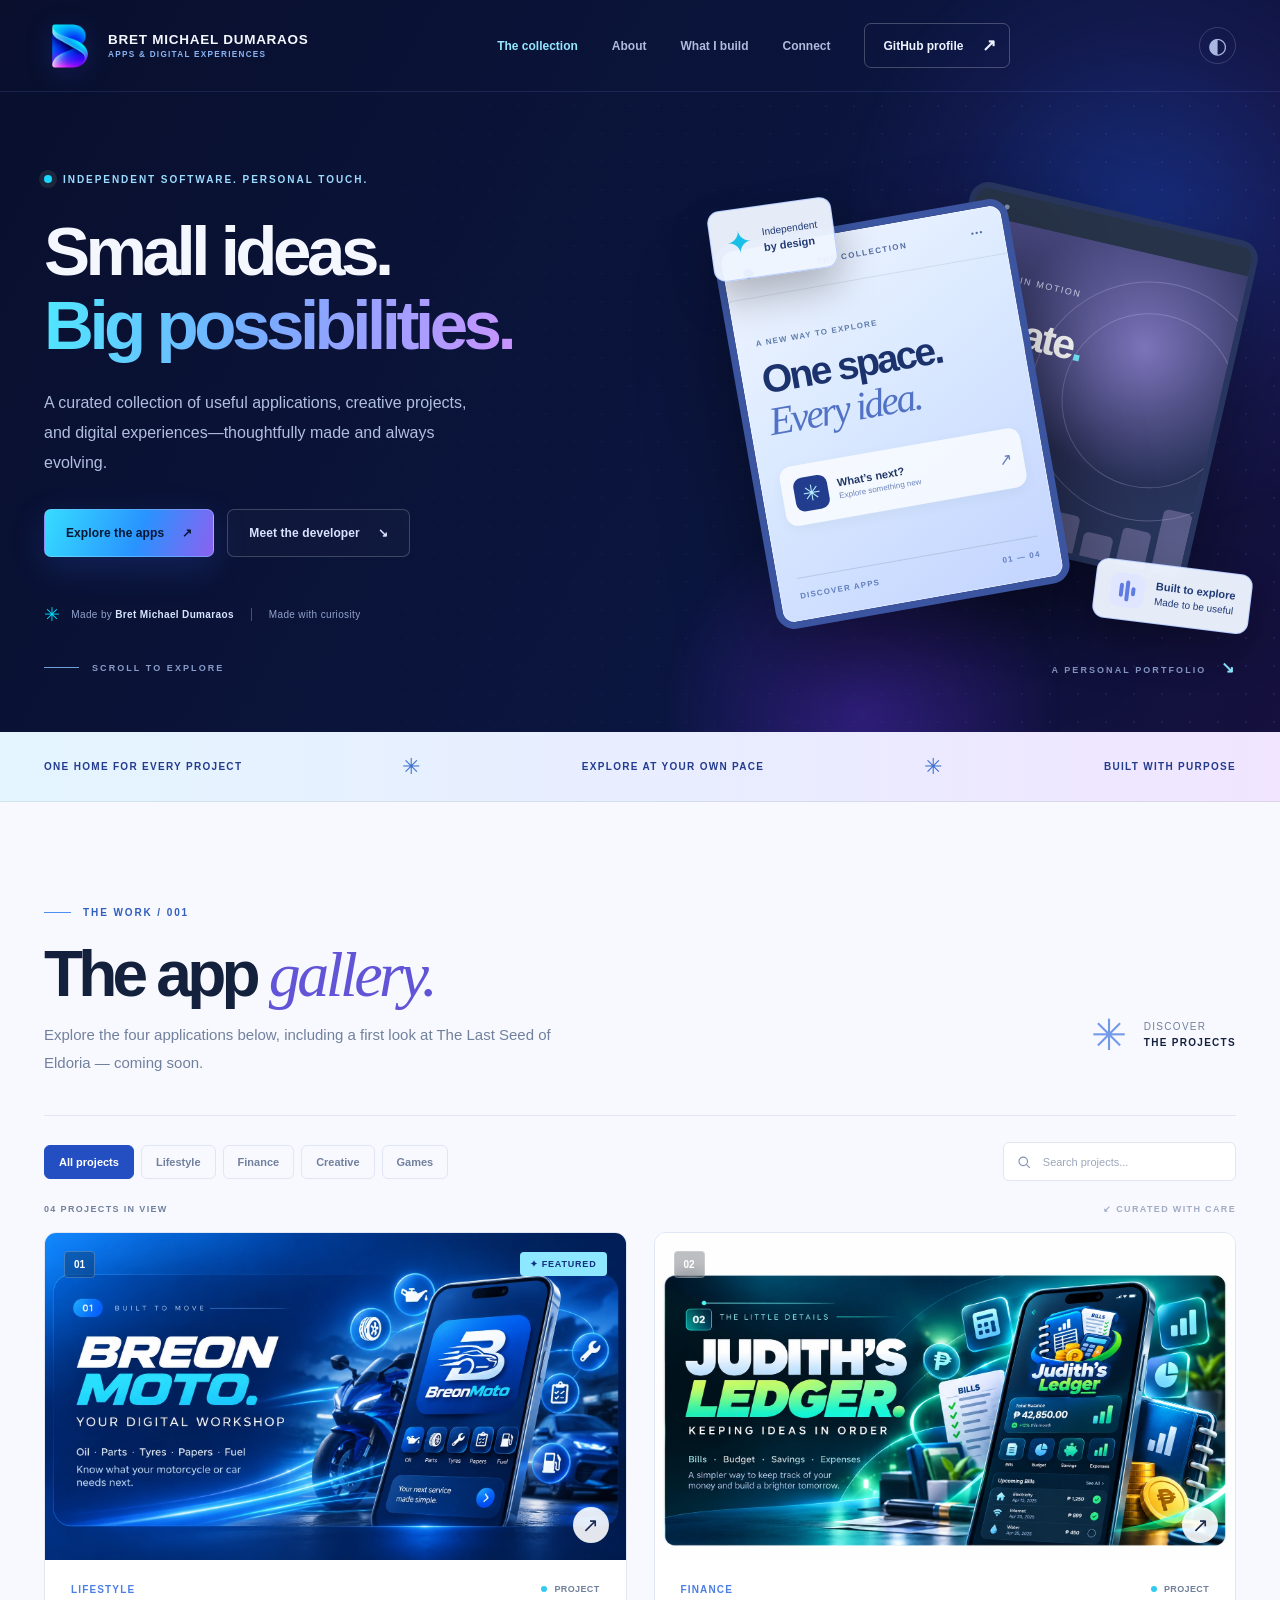
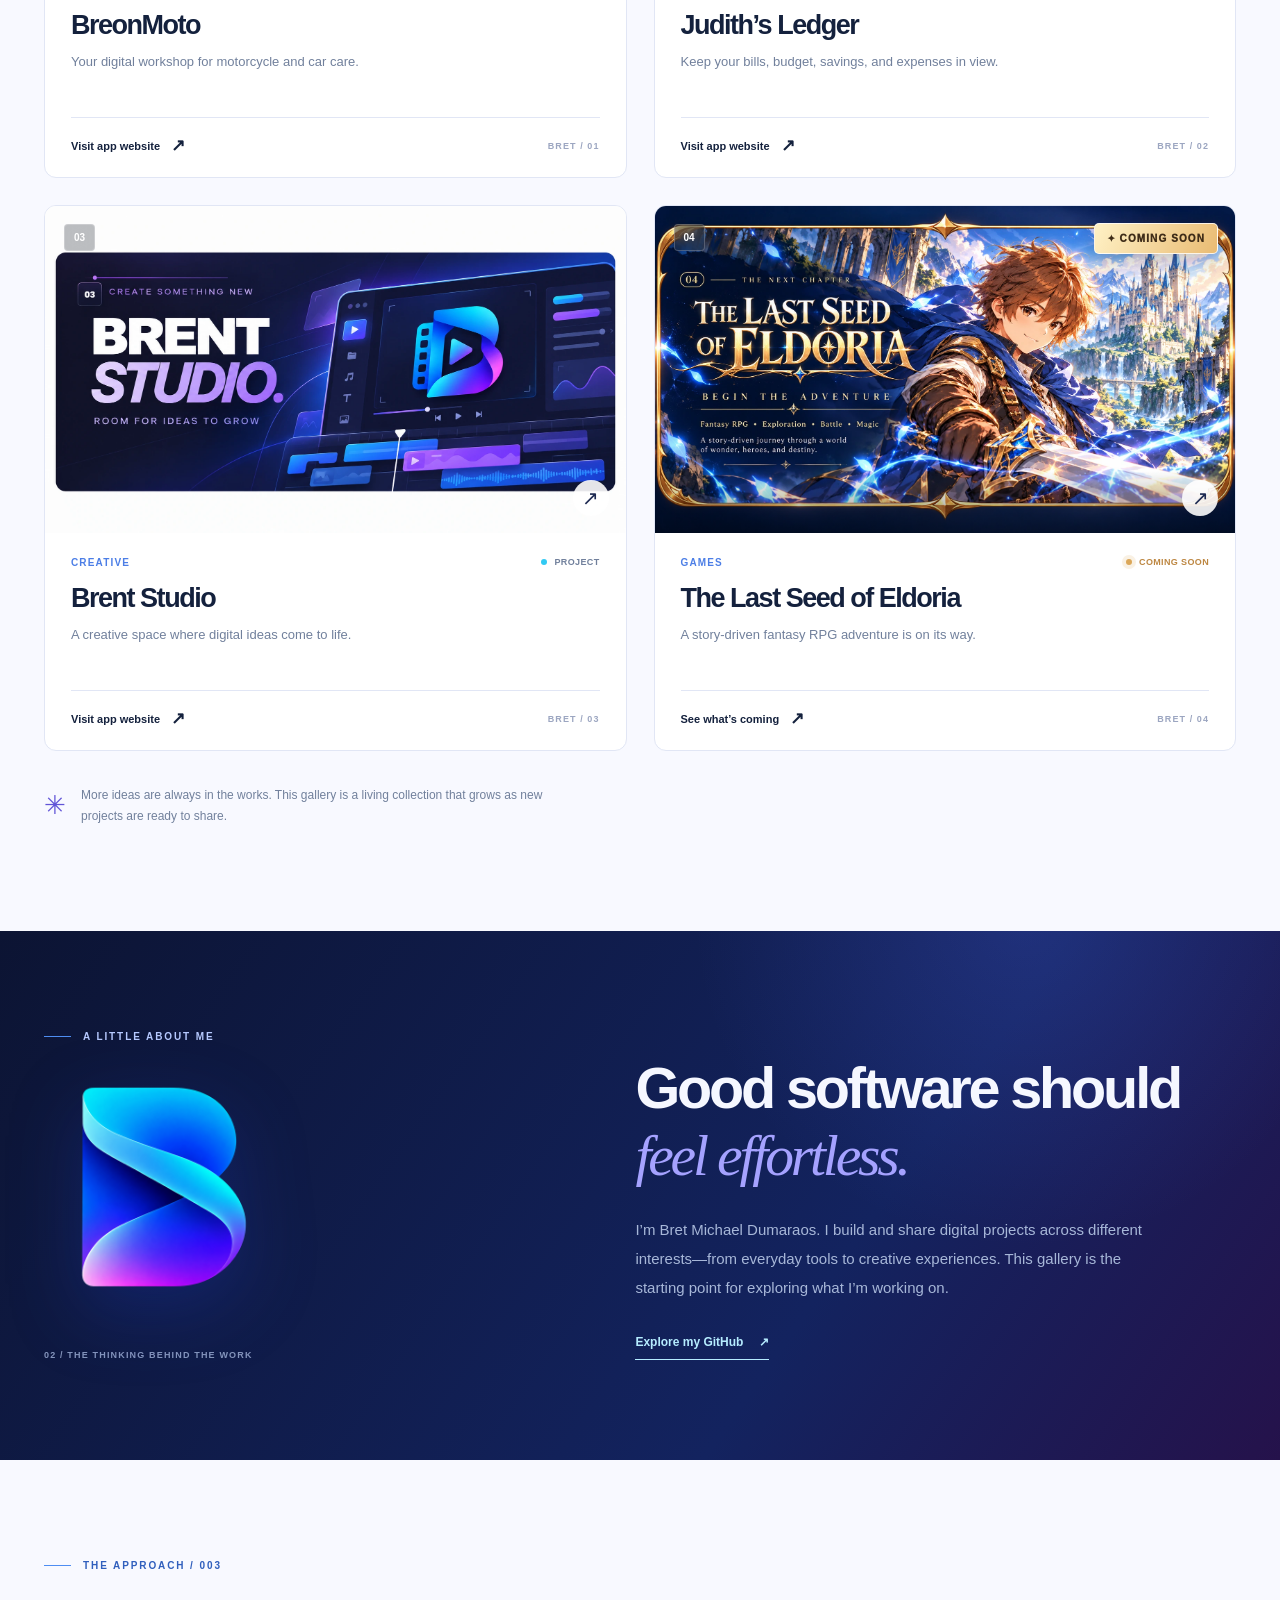
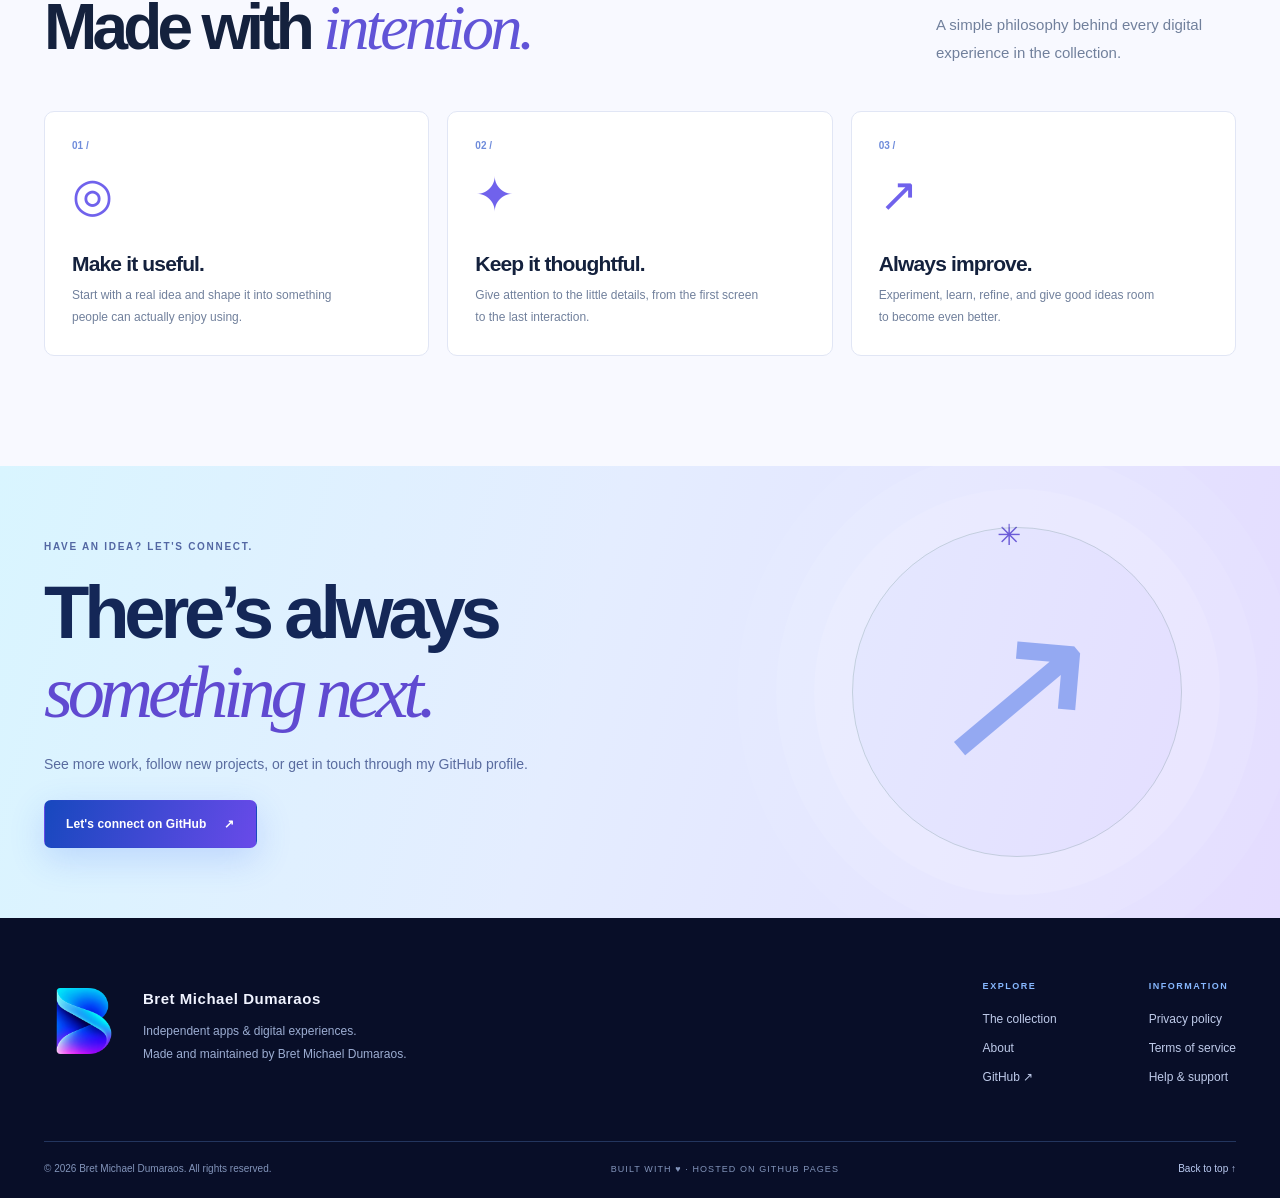
<file: index.html>
<!doctype html>
<html lang="en">
<head>
  <meta charset="utf-8">
  <meta name="viewport" content="width=device-width, initial-scale=1">
  <meta name="theme-color" content="#080d22">
  <meta name="description" content="Explore BreonMoto, Judith’s Ledger, Brent Studio, and the upcoming fantasy RPG The Last Seed of Eldoria by Bret Michael Dumaraos.">
  <meta property="og:type" content="website">
  <meta property="og:title" content="Bret Michael Dumaraos — Apps & Digital Experiences">
  <meta property="og:description" content="Thoughtful apps. Built for real life. Explore the collection.">
  <meta property="og:url" content="https://bretmdumaraos.github.io/">
  <meta property="og:image" content="https://bretmdumaraos.github.io/assets/social-preview.png">
  <link rel="icon" type="image/png" sizes="48x48" href="assets/favicon-48.png">
  <link rel="canonical" href="https://bretmdumaraos.github.io/">
  <link rel="apple-touch-icon" href="assets/apple-touch-icon.png"><link rel="stylesheet" href="css/style.css">
  <script src="js/apps.js" defer></script>
  <script src="js/site.js" defer></script>
  <title>Bret Michael Dumaraos — Apps & Digital Experiences</title>
</head>
<body class="page-home">
  <a class="skip-link" href="#main">Skip to content</a>
  <div class="dark-top">
    <header class="site-header" id="top">
      <div class="container header-inner">
        <a class="brand" href="index.html" aria-label="Bret Michael Dumaraos, homepage"><span class="brand-icon"><img src="assets/bret-logo.png" width="50" height="50" alt="" aria-hidden="true"></span><span class="brand-words"><strong>BRET MICHAEL DUMARAOS</strong><small>APPS &amp; DIGITAL EXPERIENCES</small></span></a>
        <nav class="nav" id="site-nav" aria-label="Primary navigation">
          <a href="#work" class="nav-link active">The collection</a>
          <a href="#about" class="nav-link">About</a>
          <a href="#process" class="nav-link">What I build</a>
          <a href="#contact" class="nav-link">Connect</a>
          <a class="nav-github" href="https://github.com/bretmdumaraos" target="_blank" rel="noopener noreferrer"><span>GitHub profile</span><span aria-hidden="true">↗</span></a>
        </nav>
        <div class="header-actions">
          <button class="theme-toggle" type="button" aria-label="Toggle light and dark mode" title="Toggle theme" data-theme-toggle><span class="theme-icon" aria-hidden="true">◐</span></button>
          <button class="menu-toggle" type="button" aria-label="Open menu" aria-expanded="false" aria-controls="site-nav"><span></span><span></span><span></span></button>
        </div>
      </div>
    </header>

    <main id="main">
      <section class="hero" aria-labelledby="hero-title">
        <div class="hero-orb orb-one" aria-hidden="true"></div><div class="hero-orb orb-two" aria-hidden="true"></div>
        <div class="container hero-grid">
          <div class="hero-copy">
            <div class="eyebrow"><span class="status-dot"></span> INDEPENDENT SOFTWARE. PERSONAL TOUCH.</div>
            <h1 id="hero-title">Small ideas.<br><span class="text-gradient">Big possibilities.</span></h1>
            <p class="hero-description">A curated collection of useful applications, creative projects, and digital experiences—thoughtfully made and always evolving.</p>
            <div class="hero-cta">
              <a href="#work" class="button button-primary">Explore the apps <span aria-hidden="true">↗</span></a>
              <a href="#about" class="button button-ghost">Meet the developer <span aria-hidden="true">↘</span></a>
            </div>
            <div class="hero-meta"><span class="hero-meta-mark" aria-hidden="true">✳</span><span>Made by <strong>Bret Michael Dumaraos</strong></span><span class="meta-separator"></span><span>Made with curiosity</span></div>
          </div>
          <div class="hero-art" aria-label="Stylized previews of the app collection">
            <div class="art-grid" aria-hidden="true"></div>
            <div class="float-chip chip-top"><span class="chip-symbol">✦</span><span>Independent<br><strong>by design</strong></span></div>
            <div class="hero-device device-back"><div class="device-bar"><span></span><span></span><span></span></div><div class="back-illustration"><span class="ring ring-one"></span><span class="ring ring-two"></span><span class="tiny-label">IDEAS IN MOTION</span><span class="back-huge">create<span>.</span></span><span class="back-bars"><i></i><i></i><i></i><i></i><i></i><i></i><i></i><i></i></span></div></div>
            <div class="hero-device device-front"><div class="device-topline"><span class="device-dot"></span><span>THE COLLECTION</span><span>•••</span></div><div class="front-content"><div class="front-kicker">A NEW WAY TO EXPLORE</div><div class="front-title">One space.<br><em>Every idea.</em></div><div class="front-tile"><span class="front-tile-icon">✳</span><span><strong>What’s next?</strong><small>Explore something new</small></span><span class="front-arrow">↗</span></div><div class="front-bottom"><span>DISCOVER APPS</span><span>01 — 04</span></div></div></div>
            <div class="float-chip chip-bottom"><span class="chip-stack"><i></i><i></i><i></i></span><span><strong>Built to explore</strong><br>Made to be useful</span></div>
          </div>
        </div>
        <div class="container hero-bottom"><div class="hero-scroll"><span class="scroll-line"></span> SCROLL TO EXPLORE</div><div class="hero-bottom-right">A PERSONAL PORTFOLIO <span>↘</span></div></div>
      </section>
    </main>
  </div>

  <section class="intro-strip" aria-label="Portfolio overview"><div class="container intro-strip-inner"><span><b>ONE HOME</b> FOR EVERY PROJECT</span><span class="strip-star" aria-hidden="true">✳</span><span><b>EXPLORE</b> AT YOUR OWN PACE</span><span class="strip-star" aria-hidden="true">✳</span><span><b>BUILT</b> WITH PURPOSE</span></div></section>

  <section class="work-section section" id="work" aria-labelledby="work-title">
    <div class="container">
      <div class="section-head"><div><span class="section-label"><span class="label-line"></span> THE WORK / 001</span><h2 id="work-title">The app <span class="italic-accent">gallery.</span></h2><p class="section-subtitle">Explore the four applications below, including a first look at The Last Seed of Eldoria — coming soon.</p></div><div class="section-head-aside"><span class="head-asterisk" aria-hidden="true">✳</span><p>DISCOVER<br><strong>THE PROJECTS</strong></p></div></div>
      <div class="gallery-toolbar"><div class="filter-list" role="group" aria-label="Filter apps by category" id="app-filters"><button type="button" class="filter active" data-filter="All" aria-pressed="true">All projects</button></div><label class="search-field"><svg viewBox="0 0 24 24" fill="none" stroke="currentColor" stroke-width="1.8" width="18" height="18" aria-hidden="true"><circle cx="11" cy="11" r="6.5"/><path d="m16 16 5 5"/></svg><input id="app-search" type="search" placeholder="Search projects..." aria-label="Search projects"></label></div>
      <div class="gallery-count"><span id="result-count">The collection</span><span class="gallery-count-deco" aria-hidden="true">↙ CURATED WITH CARE</span></div>
      <div class="apps-grid" id="apps-grid" aria-live="polite"></div>
      <div class="empty-state" id="empty-state" hidden><span>⌕</span><h3>No matches yet.</h3><p>Try another keyword or explore the full collection.</p><button type="button" class="button button-dark" id="clear-filters">Show all apps ↗</button></div>
      <div class="gallery-footnote"><span class="asterisk">✳</span><p>More ideas are always in the works. This gallery is a living collection that grows as new projects are ready to share.</p></div>
    </div>
  </section>

  <section class="statement-section" id="about"><div class="container statement-grid"><div class="statement-aside"><span class="section-label light"><span class="label-line"></span> A LITTLE ABOUT ME</span><div class="statement-monogram" aria-hidden="true"><img src="assets/bret-logo.png" width="250" height="250" alt=""></div><span class="statement-number">02 / THE THINKING BEHIND THE WORK</span></div><div class="statement-copy"><h2>Good software should <em>feel effortless.</em></h2><p>I’m Bret Michael Dumaraos. I build and share digital projects across different interests—from everyday tools to creative experiences. This gallery is the starting point for exploring what I’m working on.</p><a class="text-link light-link" href="https://github.com/bretmdumaraos" target="_blank" rel="noopener noreferrer">Explore my GitHub <span aria-hidden="true">↗</span></a></div></div></section>

  <section class="values-section section" id="process"><div class="container"><div class="section-head values-head"><div><span class="section-label"><span class="label-line"></span> THE APPROACH / 003</span><h2>Made with <span class="italic-accent">intention.</span></h2></div><p class="section-subtitle">A simple philosophy behind every digital experience in the collection.</p></div><div class="value-grid"><article class="value-card"><span class="value-number">01 /</span><span class="value-icon" aria-hidden="true">◎</span><h3>Make it useful.</h3><p>Start with a real idea and shape it into something people can actually enjoy using.</p></article><article class="value-card"><span class="value-number">02 /</span><span class="value-icon" aria-hidden="true">✦</span><h3>Keep it thoughtful.</h3><p>Give attention to the little details, from the first screen to the last interaction.</p></article><article class="value-card"><span class="value-number">03 /</span><span class="value-icon" aria-hidden="true">↗</span><h3>Always improve.</h3><p>Experiment, learn, refine, and give good ideas room to become even better.</p></article></div></div></section>

  <section class="contact-section" id="contact"><div class="container contact-inner"><div class="contact-shape" aria-hidden="true">✳</div><div><span class="contact-kicker">HAVE AN IDEA? LET'S CONNECT.</span><h2>There’s always<br><em>something next.</em></h2><p>See more work, follow new projects, or get in touch through my GitHub profile.</p><a href="https://github.com/bretmdumaraos" target="_blank" rel="noopener noreferrer" class="button button-primary">Let's connect on GitHub <span aria-hidden="true">↗</span></a></div><div class="contact-decoration" aria-hidden="true"><span class="dec-circle"></span><span class="dec-arrow">↗</span></div></div></section>

  <footer class="footer"><div class="container"><div class="footer-top"><div class="footer-brand"><span class="footer-logo"><img src="assets/bret-logo.png" width="78" height="78" alt="" aria-hidden="true"></span><div><strong>Bret Michael Dumaraos</strong><p>Independent apps & digital experiences.<br>Made and maintained by Bret Michael Dumaraos.</p></div></div><div class="footer-links"><div><span class="footer-heading">EXPLORE</span><a href="#work">The collection</a><a href="#about">About</a><a href="https://github.com/bretmdumaraos" target="_blank" rel="noopener noreferrer">GitHub ↗</a></div><div><span class="footer-heading">INFORMATION</span><a href="privacy.html">Privacy policy</a><a href="terms.html">Terms of service</a><a href="support.html">Help & support</a></div></div></div><div class="footer-bottom"><span>© <span data-year>2026</span> Bret Michael Dumaraos. All rights reserved.</span><span>BUILT WITH ♥ · HOSTED ON GITHUB PAGES</span><a href="#top">Back to top ↑</a></div></div></footer>
</body>
</html>
</file>
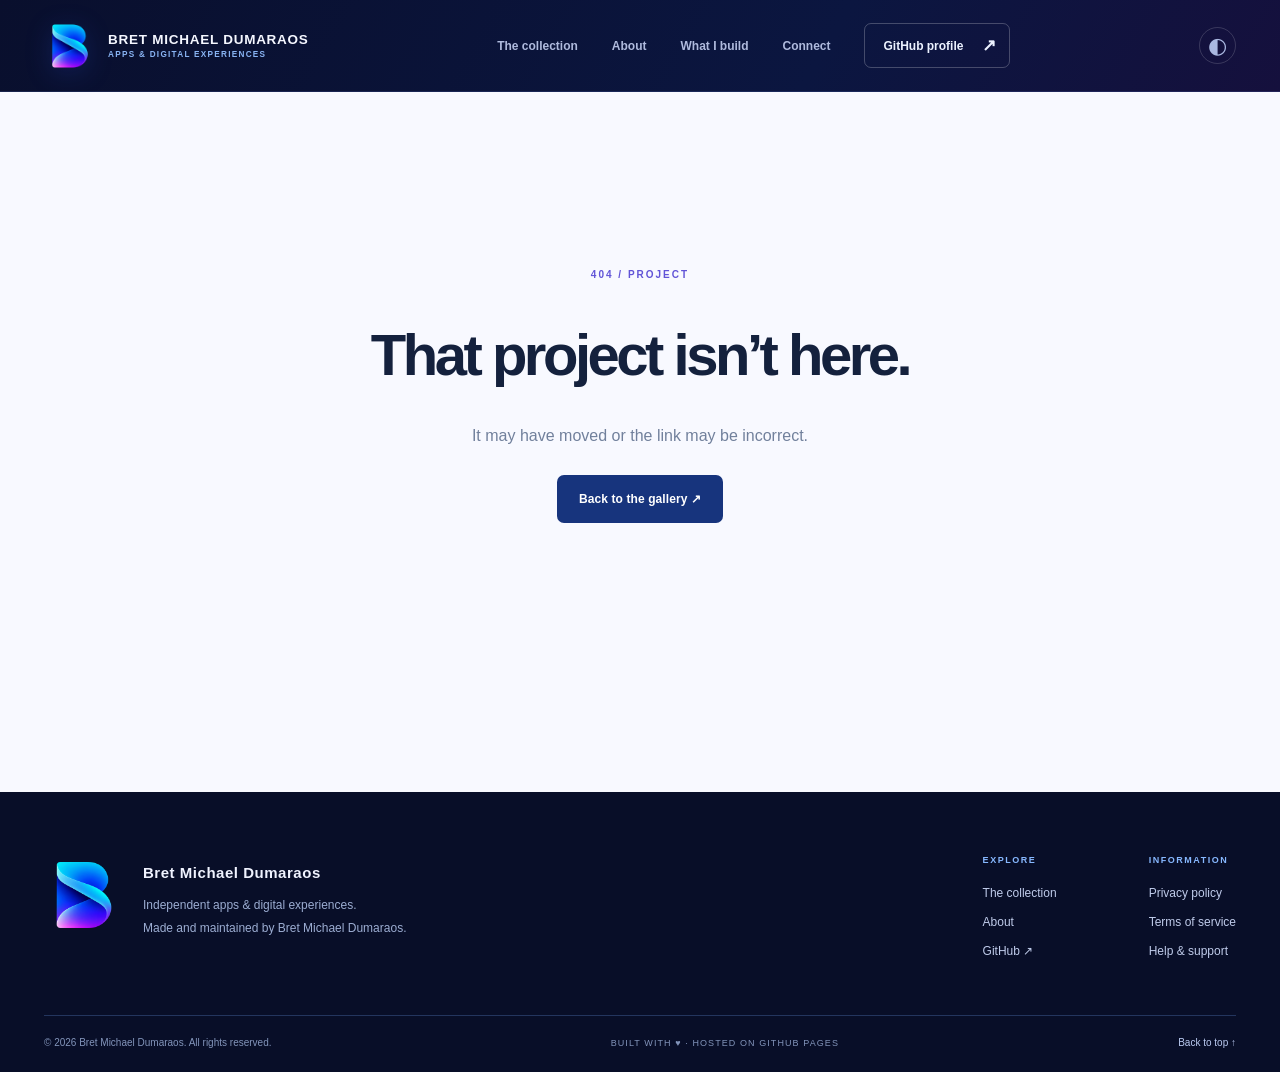
<file: app.html>
<!doctype html><html lang="en"><head><meta charset="utf-8"><meta name="viewport" content="width=device-width, initial-scale=1"><meta name="theme-color" content="#080d22"><meta name="description" content="Explore the apps and digital projects in the Bret Michael Dumaraos collection."><link rel="icon" type="image/png" sizes="48x48" href="assets/favicon-48.png"><link rel="apple-touch-icon" href="assets/apple-touch-icon.png"><link rel="stylesheet" href="css/style.css"><script src="js/apps.js" defer></script><script src="js/site.js" defer></script><title>Project Details — Bret Michael Dumaraos</title></head><body class="interior-body"><a class="skip-link" href="#main">Skip to content</a><div class="dark-top"><header class="site-header" id="top"><div class="container header-inner">
<a class="brand" href="index.html" aria-label="Bret Michael Dumaraos, homepage"><span class="brand-icon"><img src="assets/bret-logo.png" width="50" height="50" alt="" aria-hidden="true"></span><span class="brand-words"><strong>BRET MICHAEL DUMARAOS</strong><small>APPS &amp; DIGITAL EXPERIENCES</small></span></a>
<nav class="nav" id="site-nav" aria-label="Primary navigation"><a href="index.html#work" class="nav-link">The collection</a><a href="index.html#about" class="nav-link">About</a><a href="index.html#process" class="nav-link">What I build</a><a href="index.html#contact" class="nav-link">Connect</a><a class="nav-github" href="https://github.com/bretmdumaraos" target="_blank" rel="noopener noreferrer"><span>GitHub profile</span><span aria-hidden="true">↗</span></a></nav>
<div class="header-actions"><button class="theme-toggle" type="button" aria-label="Toggle light and dark mode" title="Toggle theme" data-theme-toggle><span class="theme-icon" aria-hidden="true">◐</span></button><button class="menu-toggle" type="button" aria-label="Open menu" aria-expanded="false" aria-controls="site-nav"><span></span><span></span><span></span></button></div>
</div></header></div><main class="interior-main" id="main"><div class="container"><div id="app-detail" aria-live="polite"><p>Loading project information…</p></div></div></main><footer class="footer interior-footer"><div class="container"><div class="footer-top"><div class="footer-brand"><span class="footer-logo"><img src="assets/bret-logo.png" width="78" height="78" alt="" aria-hidden="true"></span><div><strong>Bret Michael Dumaraos</strong><p>Independent apps &amp; digital experiences.<br>Made and maintained by Bret Michael Dumaraos.</p></div></div><div class="footer-links"><div><span class="footer-heading">EXPLORE</span><a href="index.html#work">The collection</a><a href="index.html#about">About</a><a href="https://github.com/bretmdumaraos" target="_blank" rel="noopener noreferrer">GitHub ↗</a></div><div><span class="footer-heading">INFORMATION</span><a href="privacy.html">Privacy policy</a><a href="terms.html">Terms of service</a><a href="support.html">Help &amp; support</a></div></div></div><div class="footer-bottom"><span>© <span data-year>2026</span> Bret Michael Dumaraos. All rights reserved.</span><span>BUILT WITH ♥ · HOSTED ON GITHUB PAGES</span><a href="#top">Back to top ↑</a></div></div></footer></body></html>
</file>
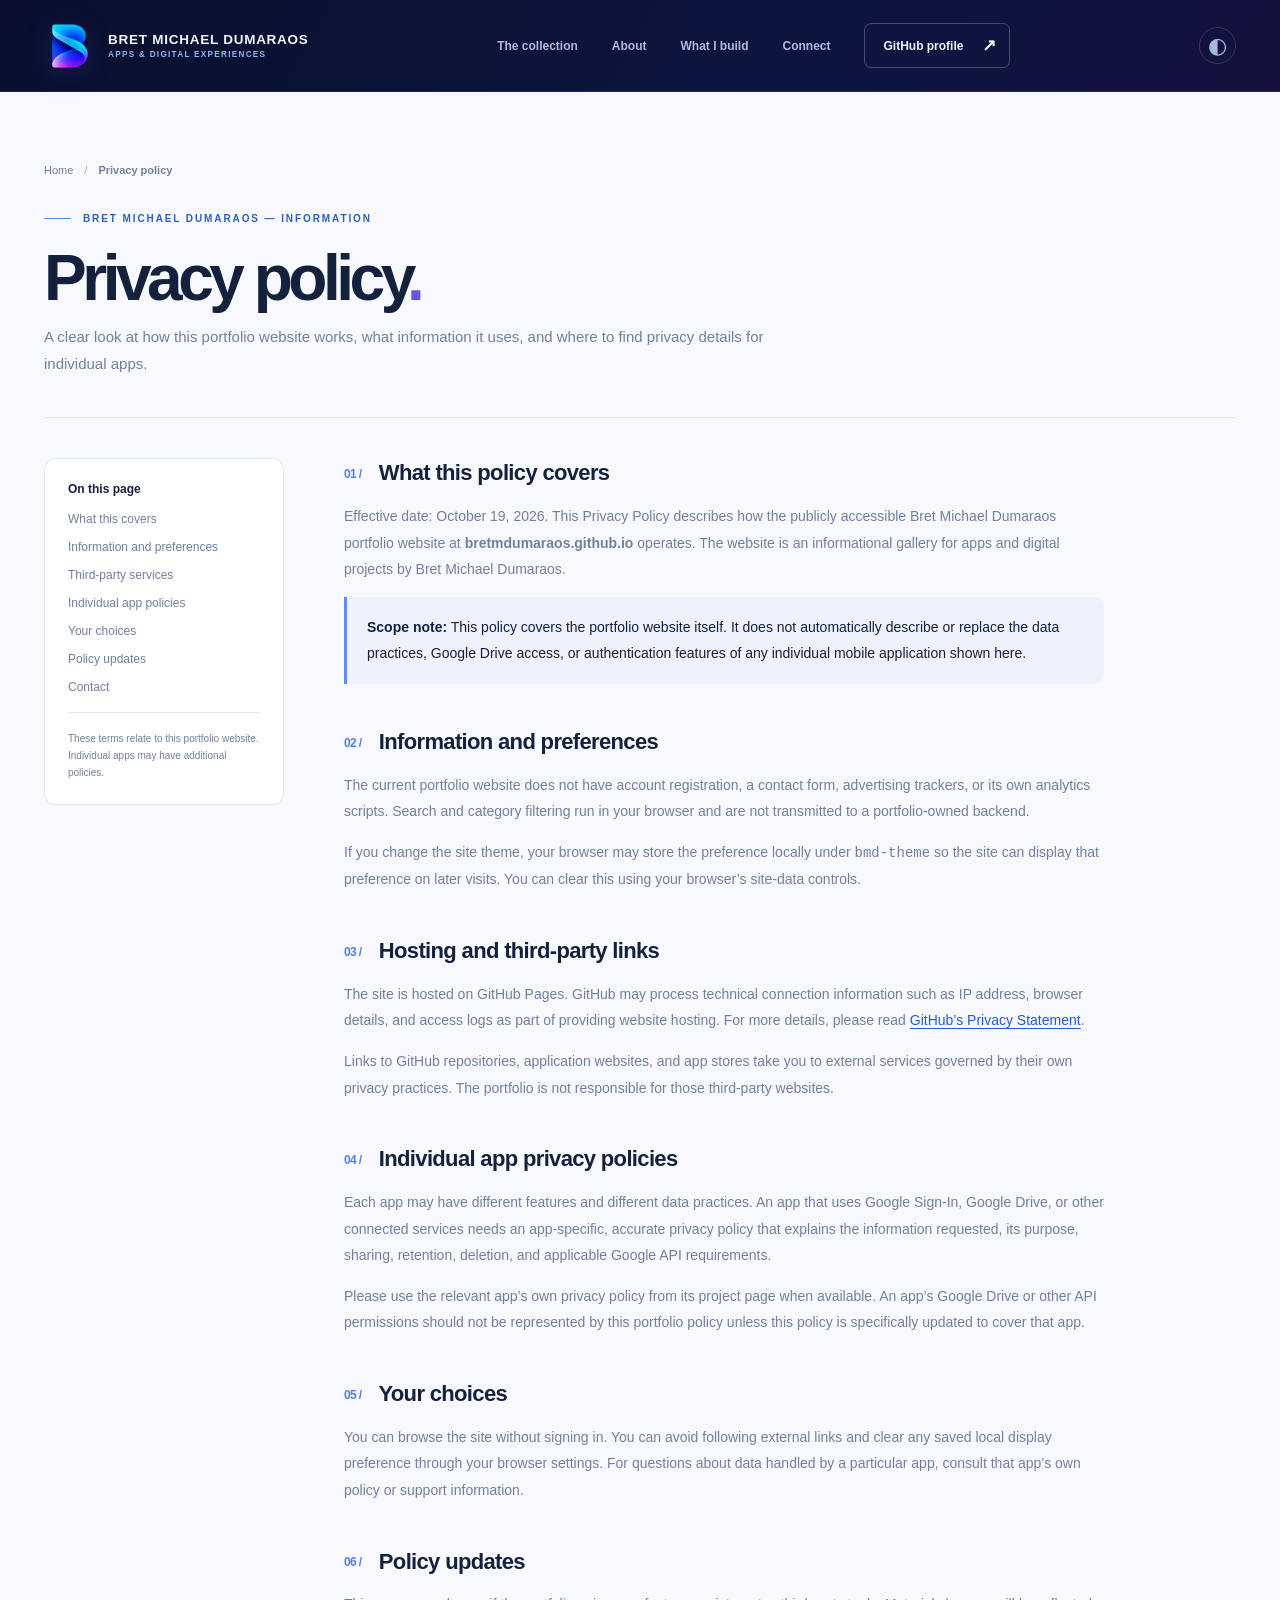
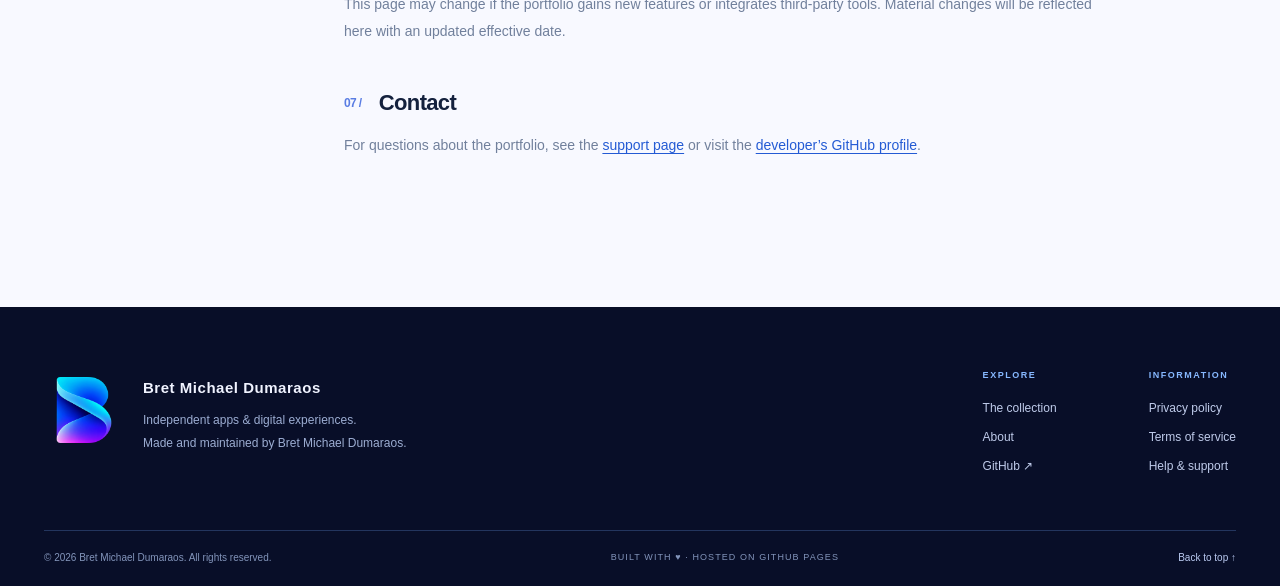
<file: privacy.html>
<!doctype html><html lang="en"><head><meta charset="utf-8"><meta name="viewport" content="width=device-width, initial-scale=1"><meta name="theme-color" content="#080d22"><meta name="description" content="How the Bret Michael Dumaraos website handles local preferences, third-party links and app privacy information."><link rel="icon" type="image/png" sizes="48x48" href="assets/favicon-48.png"><link rel="apple-touch-icon" href="assets/apple-touch-icon.png"><link rel="stylesheet" href="css/style.css"><script src="js/apps.js" defer></script><script src="js/site.js" defer></script><title>Privacy Policy — Bret Michael Dumaraos</title></head><body class="interior-body"><a class="skip-link" href="#main">Skip to content</a><div class="dark-top"><header class="site-header" id="top"><div class="container header-inner">
<a class="brand" href="index.html" aria-label="Bret Michael Dumaraos, homepage"><span class="brand-icon"><img src="assets/bret-logo.png" width="50" height="50" alt="" aria-hidden="true"></span><span class="brand-words"><strong>BRET MICHAEL DUMARAOS</strong><small>APPS &amp; DIGITAL EXPERIENCES</small></span></a>
<nav class="nav" id="site-nav" aria-label="Primary navigation"><a href="index.html#work" class="nav-link">The collection</a><a href="index.html#about" class="nav-link">About</a><a href="index.html#process" class="nav-link">What I build</a><a href="index.html#contact" class="nav-link">Connect</a><a class="nav-github" href="https://github.com/bretmdumaraos" target="_blank" rel="noopener noreferrer"><span>GitHub profile</span><span aria-hidden="true">↗</span></a></nav>
<div class="header-actions"><button class="theme-toggle" type="button" aria-label="Toggle light and dark mode" title="Toggle theme" data-theme-toggle><span class="theme-icon" aria-hidden="true">◐</span></button><button class="menu-toggle" type="button" aria-label="Open menu" aria-expanded="false" aria-controls="site-nav"><span></span><span></span><span></span></button></div>
</div></header></div><main class="interior-main" id="main"><div class="container"><div class="breadcrumb"><a href="index.html">Home</a><span>/</span><strong>Privacy policy</strong></div><div class="interior-header"><span class="section-label"><span class="label-line"></span> BRET MICHAEL DUMARAOS — INFORMATION</span><h1>Privacy policy<span class="detail-period">.</span></h1><p>A clear look at how this portfolio website works, what information it uses, and where to find privacy details for individual apps.</p></div><div class="policy-layout"><aside class="policy-aside"><strong>On this page</strong><a href="#scope">What this covers</a><a href="#data">Information and preferences</a><a href="#external">Third-party services</a><a href="#individual">Individual app policies</a><a href="#control">Your choices</a><a href="#updates">Policy updates</a><a href="#contact">Contact</a><small>These terms relate to this portfolio website. Individual apps may have additional policies.</small></aside><article class="policy-copy">
<section id="scope"><h2><span class="legal-num">01 /</span> What this policy covers</h2><p>Effective date: October 19, 2026. This Privacy Policy describes how the publicly accessible Bret Michael Dumaraos portfolio website at <strong>bretmdumaraos.github.io</strong> operates. The website is an informational gallery for apps and digital projects by Bret Michael Dumaraos.</p><div class="policy-highlight"><strong>Scope note:</strong> This policy covers the portfolio website itself. It does not automatically describe or replace the data practices, Google Drive access, or authentication features of any individual mobile application shown here.</div></section>
<section id="data"><h2><span class="legal-num">02 /</span> Information and preferences</h2><p>The current portfolio website does not have account registration, a contact form, advertising trackers, or its own analytics scripts. Search and category filtering run in your browser and are not transmitted to a portfolio-owned backend.</p><p>If you change the site theme, your browser may store the preference locally under <code>bmd-theme</code> so the site can display that preference on later visits. You can clear this using your browser’s site-data controls.</p></section>
<section id="external"><h2><span class="legal-num">03 /</span> Hosting and third-party links</h2><p>The site is hosted on GitHub Pages. GitHub may process technical connection information such as IP address, browser details, and access logs as part of providing website hosting. For more details, please read <a href="https://docs.github.com/en/site-policy/privacy-policies/github-general-privacy-statement" target="_blank" rel="noopener noreferrer">GitHub’s Privacy Statement</a>.</p><p>Links to GitHub repositories, application websites, and app stores take you to external services governed by their own privacy practices. The portfolio is not responsible for those third-party websites.</p></section>
<section id="individual"><h2><span class="legal-num">04 /</span> Individual app privacy policies</h2><p>Each app may have different features and different data practices. An app that uses Google Sign-In, Google Drive, or other connected services needs an app-specific, accurate privacy policy that explains the information requested, its purpose, sharing, retention, deletion, and applicable Google API requirements.</p><p>Please use the relevant app’s own privacy policy from its project page when available. An app’s Google Drive or other API permissions should not be represented by this portfolio policy unless this policy is specifically updated to cover that app.</p></section>
<section id="control"><h2><span class="legal-num">05 /</span> Your choices</h2><p>You can browse the site without signing in. You can avoid following external links and clear any saved local display preference through your browser settings. For questions about data handled by a particular app, consult that app’s own policy or support information.</p></section>
<section id="updates"><h2><span class="legal-num">06 /</span> Policy updates</h2><p>This page may change if the portfolio gains new features or integrates third-party tools. Material changes will be reflected here with an updated effective date.</p></section>
<section id="contact"><h2><span class="legal-num">07 /</span> Contact</h2><p>For questions about the portfolio, see the <a href="support.html">support page</a> or visit the <a href="https://github.com/bretmdumaraos" target="_blank" rel="noopener noreferrer">developer’s GitHub profile</a>.</p></section>
</article></div></div></main><footer class="footer interior-footer"><div class="container"><div class="footer-top"><div class="footer-brand"><span class="footer-logo"><img src="assets/bret-logo.png" width="78" height="78" alt="" aria-hidden="true"></span><div><strong>Bret Michael Dumaraos</strong><p>Independent apps &amp; digital experiences.<br>Made and maintained by Bret Michael Dumaraos.</p></div></div><div class="footer-links"><div><span class="footer-heading">EXPLORE</span><a href="index.html#work">The collection</a><a href="index.html#about">About</a><a href="https://github.com/bretmdumaraos" target="_blank" rel="noopener noreferrer">GitHub ↗</a></div><div><span class="footer-heading">INFORMATION</span><a href="privacy.html">Privacy policy</a><a href="terms.html">Terms of service</a><a href="support.html">Help &amp; support</a></div></div></div><div class="footer-bottom"><span>© <span data-year>2026</span> Bret Michael Dumaraos. All rights reserved.</span><span>BUILT WITH ♥ · HOSTED ON GITHUB PAGES</span><a href="#top">Back to top ↑</a></div></div></footer></body></html>
</file>
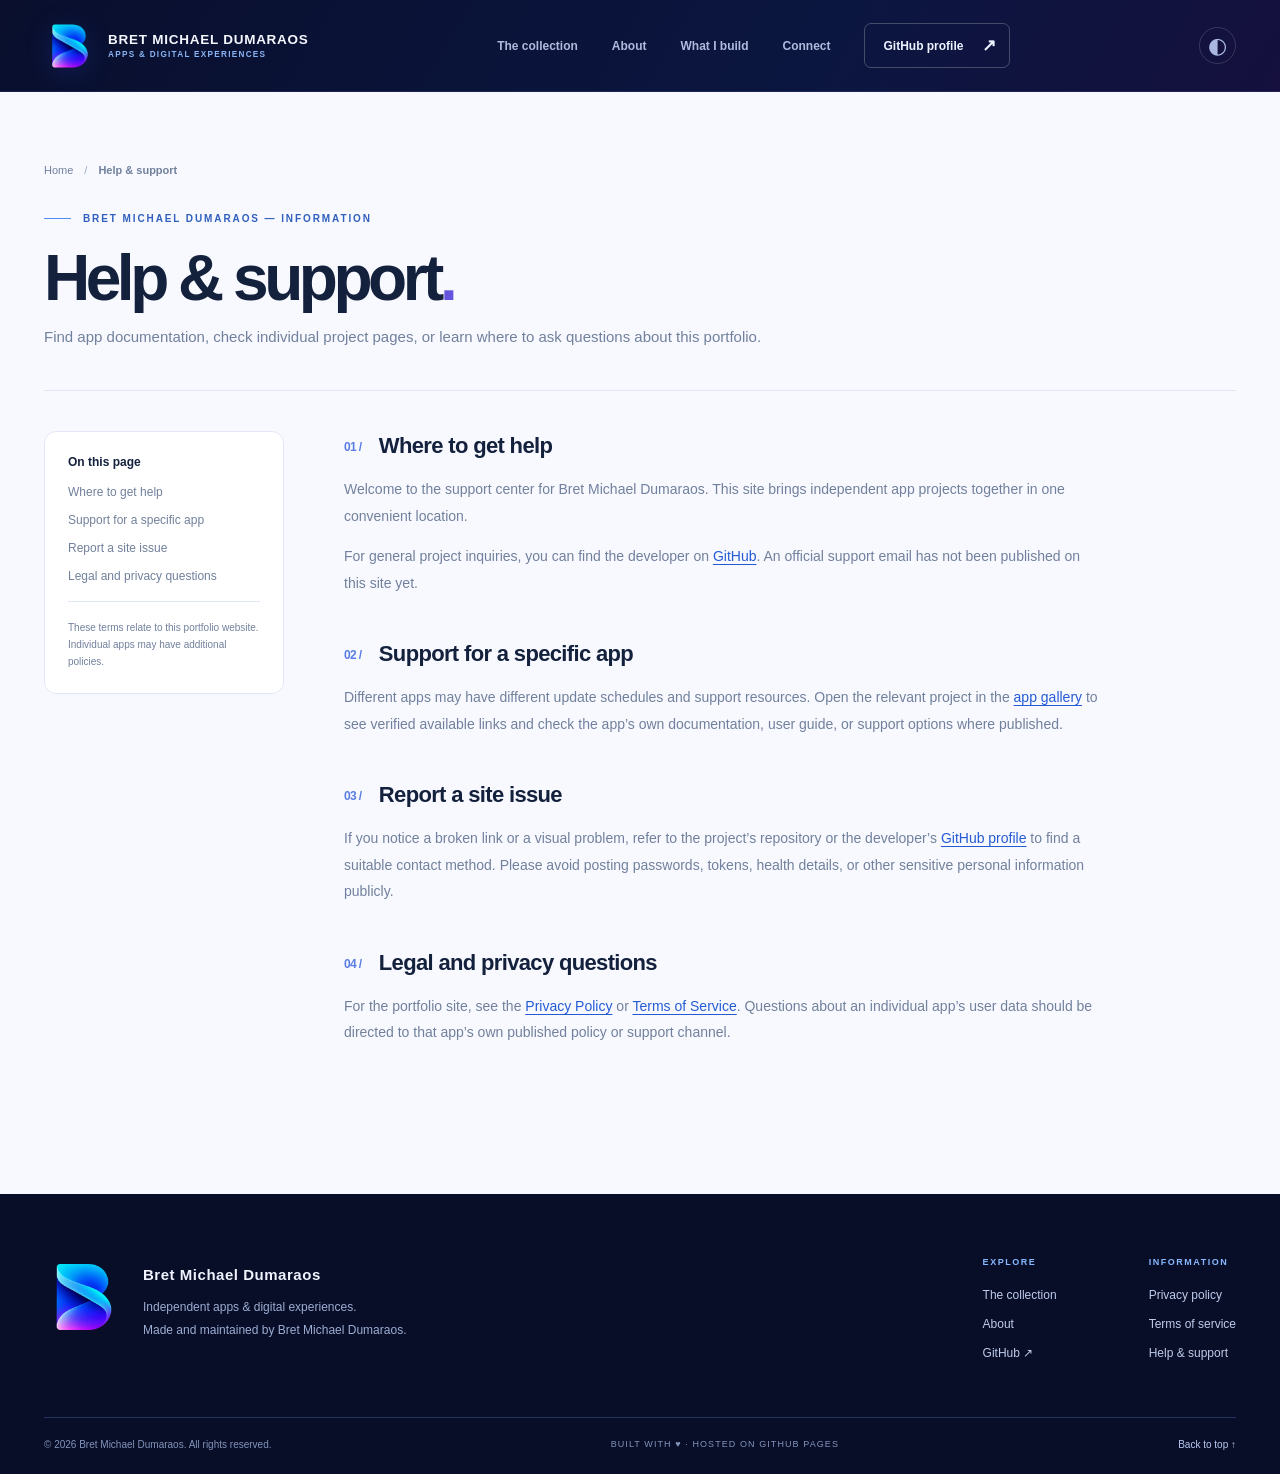
<file: support.html>
<!doctype html><html lang="en"><head><meta charset="utf-8"><meta name="viewport" content="width=device-width, initial-scale=1"><meta name="theme-color" content="#080d22"><meta name="description" content="How to find information and support for Bret Michael Dumaraos and its apps."><link rel="icon" type="image/png" sizes="48x48" href="assets/favicon-48.png"><link rel="apple-touch-icon" href="assets/apple-touch-icon.png"><link rel="stylesheet" href="css/style.css"><script src="js/apps.js" defer></script><script src="js/site.js" defer></script><title>Help & Support — Bret Michael Dumaraos</title></head><body class="interior-body"><a class="skip-link" href="#main">Skip to content</a><div class="dark-top"><header class="site-header" id="top"><div class="container header-inner">
<a class="brand" href="index.html" aria-label="Bret Michael Dumaraos, homepage"><span class="brand-icon"><img src="assets/bret-logo.png" width="50" height="50" alt="" aria-hidden="true"></span><span class="brand-words"><strong>BRET MICHAEL DUMARAOS</strong><small>APPS &amp; DIGITAL EXPERIENCES</small></span></a>
<nav class="nav" id="site-nav" aria-label="Primary navigation"><a href="index.html#work" class="nav-link">The collection</a><a href="index.html#about" class="nav-link">About</a><a href="index.html#process" class="nav-link">What I build</a><a href="index.html#contact" class="nav-link">Connect</a><a class="nav-github" href="https://github.com/bretmdumaraos" target="_blank" rel="noopener noreferrer"><span>GitHub profile</span><span aria-hidden="true">↗</span></a></nav>
<div class="header-actions"><button class="theme-toggle" type="button" aria-label="Toggle light and dark mode" title="Toggle theme" data-theme-toggle><span class="theme-icon" aria-hidden="true">◐</span></button><button class="menu-toggle" type="button" aria-label="Open menu" aria-expanded="false" aria-controls="site-nav"><span></span><span></span><span></span></button></div>
</div></header></div><main class="interior-main" id="main"><div class="container"><div class="breadcrumb"><a href="index.html">Home</a><span>/</span><strong>Help & support</strong></div><div class="interior-header"><span class="section-label"><span class="label-line"></span> BRET MICHAEL DUMARAOS — INFORMATION</span><h1>Help & support<span class="detail-period">.</span></h1><p>Find app documentation, check individual project pages, or learn where to ask questions about this portfolio.</p></div><div class="policy-layout"><aside class="policy-aside"><strong>On this page</strong><a href="#help">Where to get help</a><a href="#app-help">Support for a specific app</a><a href="#bugs">Report a site issue</a><a href="#policy">Legal and privacy questions</a><small>These terms relate to this portfolio website. Individual apps may have additional policies.</small></aside><article class="policy-copy">
<section id="help"><h2><span class="legal-num">01 /</span> Where to get help</h2><p>Welcome to the support center for Bret Michael Dumaraos. This site brings independent app projects together in one convenient location.</p><p>For general project inquiries, you can find the developer on <a href="https://github.com/bretmdumaraos" target="_blank" rel="noopener noreferrer">GitHub</a>. An official support email has not been published on this site yet.</p></section>
<section id="app-help"><h2><span class="legal-num">02 /</span> Support for a specific app</h2><p>Different apps may have different update schedules and support resources. Open the relevant project in the <a href="index.html#work">app gallery</a> to see verified available links and check the app’s own documentation, user guide, or support options where published.</p></section>
<section id="bugs"><h2><span class="legal-num">03 /</span> Report a site issue</h2><p>If you notice a broken link or a visual problem, refer to the project’s repository or the developer’s <a href="https://github.com/bretmdumaraos" target="_blank" rel="noopener noreferrer">GitHub profile</a> to find a suitable contact method. Please avoid posting passwords, tokens, health details, or other sensitive personal information publicly.</p></section>
<section id="policy"><h2><span class="legal-num">04 /</span> Legal and privacy questions</h2><p>For the portfolio site, see the <a href="privacy.html">Privacy Policy</a> or <a href="terms.html">Terms of Service</a>. Questions about an individual app’s user data should be directed to that app’s own published policy or support channel.</p></section>
</article></div></div></main><footer class="footer interior-footer"><div class="container"><div class="footer-top"><div class="footer-brand"><span class="footer-logo"><img src="assets/bret-logo.png" width="78" height="78" alt="" aria-hidden="true"></span><div><strong>Bret Michael Dumaraos</strong><p>Independent apps &amp; digital experiences.<br>Made and maintained by Bret Michael Dumaraos.</p></div></div><div class="footer-links"><div><span class="footer-heading">EXPLORE</span><a href="index.html#work">The collection</a><a href="index.html#about">About</a><a href="https://github.com/bretmdumaraos" target="_blank" rel="noopener noreferrer">GitHub ↗</a></div><div><span class="footer-heading">INFORMATION</span><a href="privacy.html">Privacy policy</a><a href="terms.html">Terms of service</a><a href="support.html">Help &amp; support</a></div></div></div><div class="footer-bottom"><span>© <span data-year>2026</span> Bret Michael Dumaraos. All rights reserved.</span><span>BUILT WITH ♥ · HOSTED ON GITHUB PAGES</span><a href="#top">Back to top ↑</a></div></div></footer></body></html>
</file>
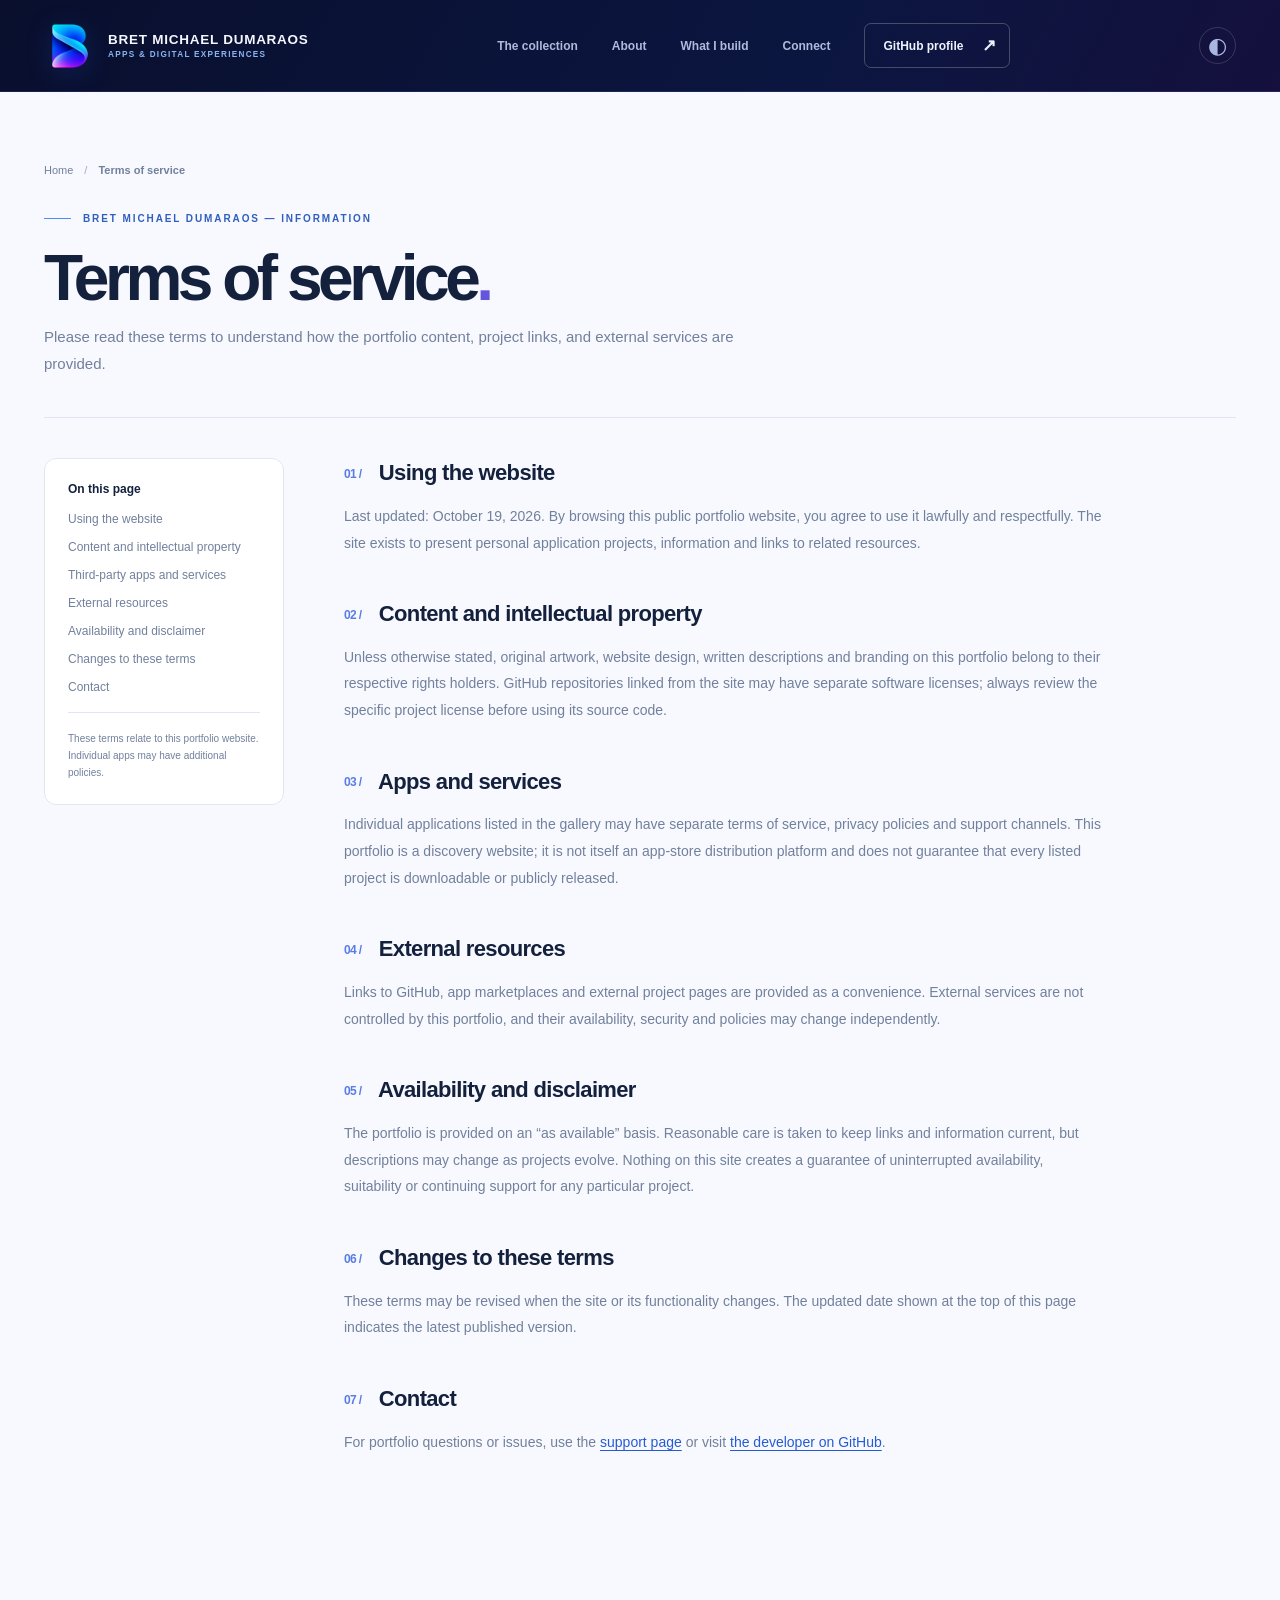
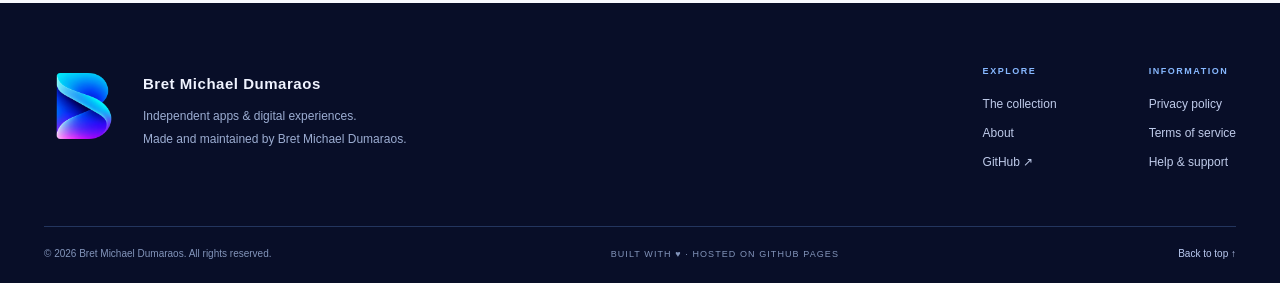
<file: terms.html>
<!doctype html><html lang="en"><head><meta charset="utf-8"><meta name="viewport" content="width=device-width, initial-scale=1"><meta name="theme-color" content="#080d22"><meta name="description" content="Terms and conditions for browsing the Bret Michael Dumaraos app gallery website."><link rel="icon" type="image/png" sizes="48x48" href="assets/favicon-48.png"><link rel="apple-touch-icon" href="assets/apple-touch-icon.png"><link rel="stylesheet" href="css/style.css"><script src="js/apps.js" defer></script><script src="js/site.js" defer></script><title>Terms of Service — Bret Michael Dumaraos</title></head><body class="interior-body"><a class="skip-link" href="#main">Skip to content</a><div class="dark-top"><header class="site-header" id="top"><div class="container header-inner">
<a class="brand" href="index.html" aria-label="Bret Michael Dumaraos, homepage"><span class="brand-icon"><img src="assets/bret-logo.png" width="50" height="50" alt="" aria-hidden="true"></span><span class="brand-words"><strong>BRET MICHAEL DUMARAOS</strong><small>APPS &amp; DIGITAL EXPERIENCES</small></span></a>
<nav class="nav" id="site-nav" aria-label="Primary navigation"><a href="index.html#work" class="nav-link">The collection</a><a href="index.html#about" class="nav-link">About</a><a href="index.html#process" class="nav-link">What I build</a><a href="index.html#contact" class="nav-link">Connect</a><a class="nav-github" href="https://github.com/bretmdumaraos" target="_blank" rel="noopener noreferrer"><span>GitHub profile</span><span aria-hidden="true">↗</span></a></nav>
<div class="header-actions"><button class="theme-toggle" type="button" aria-label="Toggle light and dark mode" title="Toggle theme" data-theme-toggle><span class="theme-icon" aria-hidden="true">◐</span></button><button class="menu-toggle" type="button" aria-label="Open menu" aria-expanded="false" aria-controls="site-nav"><span></span><span></span><span></span></button></div>
</div></header></div><main class="interior-main" id="main"><div class="container"><div class="breadcrumb"><a href="index.html">Home</a><span>/</span><strong>Terms of service</strong></div><div class="interior-header"><span class="section-label"><span class="label-line"></span> BRET MICHAEL DUMARAOS — INFORMATION</span><h1>Terms of service<span class="detail-period">.</span></h1><p>Please read these terms to understand how the portfolio content, project links, and external services are provided.</p></div><div class="policy-layout"><aside class="policy-aside"><strong>On this page</strong><a href="#agreement">Using the website</a><a href="#content">Content and intellectual property</a><a href="#apps">Third-party apps and services</a><a href="#links">External resources</a><a href="#disclaimer">Availability and disclaimer</a><a href="#updates">Changes to these terms</a><a href="#contact">Contact</a><small>These terms relate to this portfolio website. Individual apps may have additional policies.</small></aside><article class="policy-copy">
<section id="agreement"><h2><span class="legal-num">01 /</span> Using the website</h2><p>Last updated: October 19, 2026. By browsing this public portfolio website, you agree to use it lawfully and respectfully. The site exists to present personal application projects, information and links to related resources.</p></section>
<section id="content"><h2><span class="legal-num">02 /</span> Content and intellectual property</h2><p>Unless otherwise stated, original artwork, website design, written descriptions and branding on this portfolio belong to their respective rights holders. GitHub repositories linked from the site may have separate software licenses; always review the specific project license before using its source code.</p></section>
<section id="apps"><h2><span class="legal-num">03 /</span> Apps and services</h2><p>Individual applications listed in the gallery may have separate terms of service, privacy policies and support channels. This portfolio is a discovery website; it is not itself an app-store distribution platform and does not guarantee that every listed project is downloadable or publicly released.</p></section>
<section id="links"><h2><span class="legal-num">04 /</span> External resources</h2><p>Links to GitHub, app marketplaces and external project pages are provided as a convenience. External services are not controlled by this portfolio, and their availability, security and policies may change independently.</p></section>
<section id="disclaimer"><h2><span class="legal-num">05 /</span> Availability and disclaimer</h2><p>The portfolio is provided on an “as available” basis. Reasonable care is taken to keep links and information current, but descriptions may change as projects evolve. Nothing on this site creates a guarantee of uninterrupted availability, suitability or continuing support for any particular project.</p></section>
<section id="updates"><h2><span class="legal-num">06 /</span> Changes to these terms</h2><p>These terms may be revised when the site or its functionality changes. The updated date shown at the top of this page indicates the latest published version.</p></section>
<section id="contact"><h2><span class="legal-num">07 /</span> Contact</h2><p>For portfolio questions or issues, use the <a href="support.html">support page</a> or visit <a href="https://github.com/bretmdumaraos" target="_blank" rel="noopener noreferrer">the developer on GitHub</a>.</p></section>
</article></div></div></main><footer class="footer interior-footer"><div class="container"><div class="footer-top"><div class="footer-brand"><span class="footer-logo"><img src="assets/bret-logo.png" width="78" height="78" alt="" aria-hidden="true"></span><div><strong>Bret Michael Dumaraos</strong><p>Independent apps &amp; digital experiences.<br>Made and maintained by Bret Michael Dumaraos.</p></div></div><div class="footer-links"><div><span class="footer-heading">EXPLORE</span><a href="index.html#work">The collection</a><a href="index.html#about">About</a><a href="https://github.com/bretmdumaraos" target="_blank" rel="noopener noreferrer">GitHub ↗</a></div><div><span class="footer-heading">INFORMATION</span><a href="privacy.html">Privacy policy</a><a href="terms.html">Terms of service</a><a href="support.html">Help &amp; support</a></div></div></div><div class="footer-bottom"><span>© <span data-year>2026</span> Bret Michael Dumaraos. All rights reserved.</span><span>BUILT WITH ♥ · HOSTED ON GITHUB PAGES</span><a href="#top">Back to top ↑</a></div></div></footer></body></html>
</file>
<file: css/style.css>
/* Bret Michael Dumaraos — color palette inspired by the cyan / electric-blue / violet B logo. */
:root {
  color-scheme: light;
  --ink: #14213d; --muted: #71809c; --navy: #090e27; --night: #0d1636;
  --paper: #f8f9ff; --surface: #ffffff; --surface-2: #eff2fd;
  --border: #e1e6f5; --mint: #8be7ff; --teal: #0dcdf4; --accent: #47dafa;
  --serif: Georgia, 'Times New Roman', serif;
  --sans: -apple-system, BlinkMacSystemFont, 'Segoe UI', 'Helvetica Neue', Arial, sans-serif;
  --radius: 16px; --shadow: 0 22px 60px rgba(18,27,32,.08);
}
html[data-theme="dark"] { color-scheme:dark; --ink:#f4f7ff; --muted:#a7b1cc; --paper:#0c1229; --surface:#141f42; --surface-2:#1b2850; --border:#2c3860; --shadow:0 24px 60px rgba(0,0,0,.2); }
*,*::before,*::after { box-sizing:border-box; }
html { scroll-behavior:smooth; scroll-padding-top:90px; }
body { margin:0; font-family:var(--sans); color:var(--ink); background:var(--paper); -webkit-font-smoothing:antialiased; }
body,button,input { font-family:var(--sans); }
button,input { font-size:inherit; }
button { cursor:pointer; }
a { color:inherit; text-decoration:none; }
img { display:block; max-width:100%; }
::selection { background:#8adfff; color:#081431; }
:focus-visible { outline:3px solid #24bbff; outline-offset:4px; }
[hidden] { display:none !important; }
.container { width:min(1200px,calc(100% - 88px)); margin:0 auto; }
.skip-link { position:fixed; top:-60px; left:14px; background:var(--accent); color:#08132a; padding:12px 16px; border-radius:8px; font-weight:750; z-index:99; }
.skip-link:focus { top:14px; }
.dark-top { background:#080d22; color:#f5f7ff; position:relative; overflow:hidden; }
.site-header { height:92px; border-bottom:1px solid rgba(255,255,255,.085); position:relative; z-index:8; }
.header-inner { height:100%; display:flex; align-items:center; justify-content:space-between; gap:28px; }
.brand { display:inline-flex; align-items:center; gap:13px; flex-shrink:0; }
.brand-icon { display:flex; width:41px; height:41px; border-radius:12px; align-items:center; justify-content:center; background:var(--accent); color:#091430; font-weight:900; font-size:32px; line-height:1; letter-spacing:-3px; padding-right:3px; box-shadow:0 8px 28px rgba(207,255,170,.12); }
.brand-icon>span { margin-top:-6px; }
.brand-dot { color:#8359eb; }
.brand-words { display:flex; flex-direction:column; gap:3px; }
.brand-words strong { font-size:16px; letter-spacing:.05em; font-weight:830; }
.word-muted { color:#b2b4dd; margin:0 2px; }
.brand-words small { color:#8494bb; font-size:8px; letter-spacing:.22em; font-weight:750; }
.nav { display:flex; align-items:center; gap:34px; }
.nav-link { font-size:12px; color:#afbadd; font-weight:550; transition:color .2s; white-space:nowrap; }
.nav-link:hover,.nav-link.active { color:#fff; }
.nav-github { display:flex; align-items:center; gap:19px; white-space:nowrap; border:1px solid rgba(255,255,255,.23); padding:11px 13px 11px 18px; border-radius:7px; color:#ecf2ff; font-weight:600; font-size:12px; transition:background .2s,border-color .2s; }
.nav-github:hover { background:rgba(255,255,255,.1); border-color:rgba(255,255,255,.5); }
.nav-github span:last-child { font-size:17px; }
.header-actions { display:flex; gap:12px; align-items:center; }
.theme-toggle { width:37px; height:37px; display:flex; align-items:center; justify-content:center; border:1px solid rgba(255,255,255,.16); color:#aab8e1; border-radius:50%; background:transparent; font-size:22px; }
.theme-toggle:hover { border-color:#8be7ff; color:#8be7ff; }
.menu-toggle { display:none; border:0; background:transparent; width:38px; height:38px; padding:9px 6px; flex-direction:column; align-items:center; justify-content:space-around; }
.menu-toggle span { display:block; height:2px; width:100%; background:#fff; border-radius:4px; }
.hero { position:relative; min-height:640px; padding:70px 0 0; isolation:isolate; }
.hero::before { content:""; position:absolute; inset:0; background-image:radial-gradient(rgba(177,224,209,.08) 1px,transparent 1px); background-size:28px 28px; mask-image:linear-gradient(90deg,transparent,rgba(0,0,0,.5) 62%,black 100%); pointer-events:none; z-index:-2; }
.hero-orb { position:absolute; border-radius:50%; filter:blur(5px); pointer-events:none; z-index:-1; }
.orb-one { width:590px; height:590px; right:-160px; top:-160px; background:radial-gradient(circle,#253d8a 0%,rgba(33,73,75,.18) 42%,transparent 69%); opacity:.85; }
.orb-two { width:400px; height:400px; right:17%; bottom:-180px; background:radial-gradient(circle,rgba(62,136,127,.25),transparent 70%); }
.hero-grid { display:grid; grid-template-columns:minmax(0,1.06fr) minmax(0,.94fr); align-items:center; gap:45px; min-height:475px; }
.hero-copy { position:relative; z-index:2; padding-bottom:9px; }
.eyebrow { display:inline-flex; align-items:center; gap:11px; font-size:10px; letter-spacing:.195em; color:#9cdbff; font-weight:750; }
.status-dot { display:inline-block; flex:none; width:8px; height:8px; background:#1bd7ff; border-radius:50%; box-shadow:0 0 0 5px rgba(198,245,157,.1); }
.hero h1 { font-size:clamp(57px,5.4vw,80px); line-height:1.06; letter-spacing:-.065em; font-weight:770; margin:28px 0 26px; max-width:750px; }
.text-gradient { background:linear-gradient(100deg,#74e9ff 0%,#78a9ff 58%,#cb85ff 100%); -webkit-background-clip:text; background-clip:text; color:transparent; white-space:nowrap; }
.hero-description { font-size:16px; line-height:1.87; max-width:445px; color:#b0bee0; margin:0 0 31px; }
.hero-cta { display:flex; align-items:center; gap:13px; flex-wrap:wrap; }
.button { min-height:48px; display:inline-flex; align-items:center; justify-content:center; gap:18px; font-weight:710; font-size:12px; letter-spacing:.008em; padding:13px 21px; border-radius:7px; border:1px solid transparent; transition:transform .2s,background .2s,border-color .2s,box-shadow .2s; white-space:nowrap; }
.button:hover { transform:translateY(-2px); }
.button-primary { background:#27ceff; color:#091334; border-color:#27ceff; box-shadow:0 10px 36px rgba(219,251,160,.12); }
.button-primary:hover { background:#8ce6ff; }
.button-ghost { color:#dae3ff; border-color:rgba(209,224,219,.23); background:rgba(255,255,255,.025); }
.button-ghost:hover { background:rgba(255,255,255,.095); }
.button-dark { background:#17347d; color:#fff; }
.button-dark:hover { background:#2157be; }
.button-outline { border-color:var(--border); background:var(--surface); color:var(--ink); }
.hero-meta { display:flex; flex-wrap:wrap; align-items:center; gap:11px; color:#91a2cb; font-size:10px; letter-spacing:.035em; margin-top:46px; }
.hero-meta strong { color:#d7e6ff; font-weight:720; }
.hero-meta-mark { color:#9d85ff; font-size:19px; }
.meta-separator { height:13px; width:1px; background:#3a5186; margin:0 6px; }
.hero-art { height:480px; min-width:0; position:relative; display:flex; align-items:center; justify-content:center; perspective:1000px; }
.art-grid { position:absolute; width:490px; height:400px; top:35px; left:0; background:linear-gradient(rgba(255,255,255,.045) 1px,transparent 1px),linear-gradient(90deg,rgba(255,255,255,.045) 1px,transparent 1px); background-size:40px 40px; mask-image:radial-gradient(ellipse,#000 30%,transparent 70%); transform:rotate(-7deg); }
.hero-device { position:absolute; border-radius:19px; overflow:hidden; border:1px solid rgba(255,255,255,.22); box-shadow:0 35px 80px rgba(0,0,0,.4); }
.device-back { width:295px; height:350px; right:10px; top:45px; transform:rotate(13deg); background:#33425e; border:6px solid #243145; }
.device-bar { height:28px; display:flex; align-items:center; gap:4px; padding:0 12px; background:rgba(0,0,0,.23); }
.device-bar span { width:5px; height:5px; border-radius:50%; background:#8191ac; }
.back-illustration { background:radial-gradient(circle at 70% 30%,#7c74ba,transparent 46%),linear-gradient(145deg,#4e4d88,#282e55 60%,#28385e); height:calc(100% - 28px); position:relative; overflow:hidden; padding:44px 22px; }
.ring { position:absolute; display:block; border:1px solid rgba(220,209,255,.24); border-radius:50%; }
.ring-one { width:240px; height:240px; top:24px; left:95px; }
.ring-two { width:175px; height:175px; top:56px; left:127px; }
.tiny-label { font-size:9px; letter-spacing:.19em; color:#d4d7f4; position:relative; }
.back-huge { display:block; margin-top:22px; color:#fff; font-size:41px; font-weight:800; letter-spacing:-.06em; position:relative; }
.back-huge span { color:#74eaff; }
.back-bars { display:flex; gap:7px; align-items:flex-end; position:absolute; height:85px; bottom:0; left:0; right:0; opacity:.27; }
.back-bars i { flex:1; height:45%; background:#d9c5fa; border-radius:5px 5px 0 0; }
.back-bars i:nth-child(2n) { height:76%; }
.back-bars i:nth-child(3n) { height:30%; }
.device-front { width:298px; height:390px; left:46px; top:57px; transform:rotate(-10deg); border:7px solid #233d7f; background:linear-gradient(145deg,#eff5ff,#dce8ff 38%,#c2d4ff); box-shadow:0 45px 90px rgba(0,0,0,.44),inset 0 0 0 1px rgba(255,255,255,.4); }
.device-topline { height:50px; display:flex; justify-content:space-between; align-items:center; padding:0 20px; border-bottom:1px solid rgba(18,58,44,.09); color:#536b9f; font-size:8px; font-weight:800; letter-spacing:.19em; }
.device-dot { border:5px solid #2964cb; border-radius:50%; width:10px; height:10px; }
.front-content { padding:41px 20px 20px; height:calc(100% - 50px); display:flex; flex-direction:column; }
.front-kicker { font-size:8px; font-weight:760; letter-spacing:.15em; color:#607daa; }
.front-title { font-size:39px; line-height:1.04; font-weight:810; color:#1c326d; letter-spacing:-.068em; margin:13px 0 27px; }
.front-title em { font-family:var(--serif); font-size:40px; color:#5272c5; font-weight:500; }
.front-tile { display:flex; align-items:center; padding:13px 12px; gap:10px; background:rgba(255,255,255,.64); border-radius:12px; box-shadow:0 4px 12px rgba(57,94,70,.06); }
.front-tile-icon { border-radius:9px; width:34px; height:34px; display:flex; justify-content:center; align-items:center; font-size:22px; background:#223d8d; color:#b4efff; }
.front-tile>span:nth-child(2) { display:flex; flex-direction:column; gap:3px; }
.front-tile strong { font-size:11px; color:#223865; }
.front-tile small { font-size:8px; color:#6e85bb; }
.front-arrow { margin-left:auto; color:#627cba; }
.front-bottom { border-top:1px solid rgba(27,69,52,.14); display:flex; justify-content:space-between; margin-top:auto; padding-top:13px; font-size:8px; font-weight:780; letter-spacing:.15em; color:#617fbd; }
.float-chip { position:absolute; display:flex; gap:11px; align-items:center; padding:12px 15px; background:rgba(246,255,242,.94); color:#172556; border:1px solid rgba(255,255,255,.8); box-shadow:0 18px 40px rgba(0,0,0,.27); border-radius:12px; font-size:10px; line-height:1.45; z-index:3; }
.float-chip strong { font-size:11px; }
.chip-top { top:42px; left:13px; transform:rotate(-8deg); }
.chip-symbol { font-size:31px; color:#18bfe6; }
.chip-bottom { bottom:16px; right:-15px; transform:rotate(7deg); }
.chip-stack { width:34px; height:34px; background:#e4e9ff; border-radius:9px; display:flex; gap:2px; align-items:center; justify-content:center; }
.chip-stack i { width:4px; height:14px; background:#607ce0; border-radius:4px; }
.chip-stack i:nth-child(2) { height:21px; }
.chip-stack i:nth-child(3) { height:9px; }
.hero-bottom { display:flex; justify-content:space-between; color:#899bc8; font-size:9px; font-weight:770; letter-spacing:.23em; padding:16px 0 32px; }
.hero-scroll { display:flex; align-items:center; gap:13px; }
.scroll-line { width:35px; height:1px; background:#6fa2d9; }
.hero-bottom-right span { color:#8deaff; font-size:16px; margin-left:10px; }
.intro-strip { overflow:hidden; background:#e9efff; color:#283970; border-bottom:1px solid rgba(39,77,55,.1); }
.intro-strip-inner { display:flex; justify-content:space-between; align-items:center; min-height:69px; gap:18px; font-size:10px; letter-spacing:.13em; font-weight:600; white-space:nowrap; }
.intro-strip b { font-weight:900; }
.strip-star { font-size:22px; font-weight:400; color:#3e70cd; }
.section { padding:105px 0; }
.section-head { display:flex; justify-content:space-between; gap:55px; align-items:flex-end; margin-bottom:39px; }
.section-label { display:flex; align-items:center; gap:12px; font-size:10px; font-weight:840; color:#305fbd; letter-spacing:.19em; }
.label-line { width:27px; height:1px; background:#4e8df2; display:inline-block; }
.section-head h2 { margin:23px 0 12px; font-size:clamp(45px,5vw,64px); font-weight:760; letter-spacing:-.075em; line-height:1.06; }
.italic-accent { font-family:var(--serif); font-weight:450; font-style:italic; color:#6154d7; letter-spacing:-.055em; }
.section-subtitle { max-width:510px; color:var(--muted); line-height:1.85; font-size:15px; margin:0; }
.section-head-aside { display:flex; align-items:center; gap:17px; padding-bottom:16px; }
.head-asterisk { color:#7399e9; font-size:43px; font-weight:300; }
.section-head-aside p { font-size:10px; color:var(--muted); line-height:1.6; letter-spacing:.13em; margin:0; }
.section-head-aside p strong { color:var(--ink); }
.gallery-toolbar { display:flex; gap:18px; justify-content:space-between; align-items:center; border-top:1px solid var(--border); padding:26px 0 22px; }
.filter-list { display:flex; flex-wrap:wrap; gap:7px; }
.filter { background:transparent; border:1px solid var(--border); border-radius:6px; padding:10px 14px; font-size:11px; font-weight:700; color:var(--muted); transition:background .15s,color .15s; }
.filter:hover { color:var(--ink); background:var(--surface-2); }
.filter.active { border-color:#1c3e9c; background:#1c3e9c; color:#f6fbff; }
.search-field { display:flex; align-items:center; gap:9px; height:39px; background:var(--surface); color:#8593b3; padding:0 12px; border:1px solid var(--border); border-radius:6px; min-width:233px; }
.search-field:focus-within { border-color:#327df6; }
.search-field input { min-width:0; width:100%; border:0; outline:none; background:transparent; color:var(--ink); font-size:11px; }
.search-field input::placeholder { color:#9ca7bb; }
.gallery-count { display:flex; justify-content:space-between; align-items:center; gap:20px; margin:1px 0 18px; color:var(--muted); font-size:9px; font-weight:780; letter-spacing:.15em; }
.gallery-count-deco { color:#a1acc3; }
.apps-grid { display:grid; grid-template-columns:repeat(2,minmax(0,1fr)); gap:27px; }
.app-card { min-width:0; overflow:hidden; background:var(--surface); border-radius:12px; border:1px solid var(--border); transition:transform .3s,box-shadow .3s,border-color .3s; }
.app-card:hover { transform:translateY(-6px); box-shadow:var(--shadow); border-color:rgba(91,152,129,.45); }
.app-image { display:block; aspect-ratio:16/9; overflow:hidden; position:relative; background:#101b3b; }
.app-image img { width:100%; height:100%; object-fit:cover; transition:transform .65s cubic-bezier(.2,.9,.1,1); }
.app-card:hover .app-image img { transform:scale(1.055); }
.app-number { position:absolute; left:19px; top:18px; color:#fff; font-size:10px; font-weight:850; background:rgba(18,28,36,.28); padding:7px 9px; border:1px solid rgba(255,255,255,.22); border-radius:4px; backdrop-filter:blur(7px); }
.app-featured { position:absolute; right:19px; top:19px; background:#a6eaff; color:#12284a; border-radius:4px; padding:7px 10px; font-size:9px; font-weight:900; letter-spacing:.09em; }
/* An unmistakable launch-status label, without modifying the supplied artwork. */
.app-coming-badge { position:absolute; right:17px; top:17px; background:linear-gradient(115deg,#fff1c5,#e9bb73); color:#3f2c18; border:1px solid rgba(255,255,255,.8); border-radius:5px; padding:9px 12px; font-size:10px; font-weight:950; letter-spacing:.11em; box-shadow:0 7px 22px rgba(0,0,0,.25); }
.app-image.image-coming-soon::after { content:''; pointer-events:none; position:absolute; inset:auto 0 0; height:19%; background:linear-gradient(0deg,rgba(0,0,0,.45),transparent); }
.app-image.image-coming-soon .app-image-arrow { z-index:1; }
.app-status.is-upcoming,.detail-status.is-upcoming { color:#bd8742; font-weight:850; }
.app-status.is-upcoming .status-pin,.detail-status.is-upcoming .status-pin { background:#dba759; box-shadow:0 0 0 4px rgba(219,167,89,.16); }
.app-image-arrow { position:absolute; right:17px; bottom:17px; width:36px; height:36px; border-radius:50%; background:rgba(255,255,255,.89); display:flex; align-items:center; justify-content:center; font-size:20px; color:#1d2a52; transition:transform .2s; }
.app-card:hover .app-image-arrow { transform:rotate(45deg); }
.app-info { padding:24px 26px 21px; }
.app-eyebrow { display:flex; align-items:center; gap:10px; justify-content:space-between; font-size:10px; font-weight:750; color:var(--muted); letter-spacing:.055em; }
.app-eyebrow>span:first-child { text-transform:uppercase; letter-spacing:.115em; color:#4c7ee6; }
.app-status { display:flex; align-items:center; gap:7px; font-size:9px; text-transform:uppercase; letter-spacing:.04em; color:var(--muted); }
.status-pin { display:inline-block; height:6px; width:6px; border-radius:50%; background:#32caf3; }
.app-info h3 { font-size:27px; letter-spacing:-.055em; line-height:1.2; margin:14px 0 10px; }
.app-info h3 a:hover { color:#536de2; }
.app-info>p { color:var(--muted); line-height:1.75; margin:0 0 20px; font-size:13px; min-height:46px; }
.app-card-footer { border-top:1px solid var(--border); display:flex; align-items:center; justify-content:space-between; gap:12px; padding-top:17px; }
.app-details { display:inline-flex; align-items:center; gap:11px; font-size:11px; font-weight:810; }
.app-details span { font-size:17px; transition:transform .2s; }
.app-details:hover span { transform:translate(2px,-2px); }
.card-footmark { color:#9ca6c1; font-size:9px; font-weight:700; letter-spacing:.12em; }
.empty-state { text-align:center; background:var(--surface); border:1px dashed var(--border); border-radius:12px; padding:70px 25px; }
.empty-state>span { font-size:65px; line-height:1; }
.empty-state h3 { font-size:28px; margin:10px 0; }
.empty-state p { color:var(--muted); margin-bottom:27px; }
.gallery-footnote { display:flex; align-items:center; gap:15px; max-width:520px; margin:34px 0 0; }
.gallery-footnote .asterisk { font-size:26px; color:#6154d7; }
.gallery-footnote p { color:var(--muted); font-size:12px; line-height:1.7; margin:0; }
.statement-section { background:#101939; color:#f5f7ff; padding:100px 0; position:relative; overflow:hidden; }
.statement-section::before { content:""; background:radial-gradient(circle,rgba(112,193,158,.11),transparent 70%); width:670px; height:670px; top:-350px; right:-80px; position:absolute; }
.statement-grid { display:grid; grid-template-columns:.9fr 1.1fr; gap:100px; position:relative; }
.section-label.light { color:#b6c9ff; }
.statement-aside { display:flex; flex-direction:column; align-items:flex-start; }
.statement-monogram { font-size:190px; font-weight:850; letter-spacing:-.14em; line-height:1; margin:20px 0 6px; color:#76ddff; }
.statement-monogram span { color:#c78aff; }
.statement-number { font-size:9px; letter-spacing:.13em; color:#8595bc; font-weight:700; margin-top:auto; }
.statement-copy h2 { font-size:clamp(37px,4.5vw,60px); line-height:1.17; letter-spacing:-.055em; font-weight:760; margin:24px 0 25px; }
.statement-copy h2 em { color:#a5a2ff; font-weight:450; font-family:var(--serif); }
.statement-copy>p { color:#a7b7d8; line-height:1.95; font-size:15px; max-width:515px; margin-bottom:30px; }
.text-link { display:inline-flex; align-items:center; gap:16px; border-bottom:1px solid currentColor; padding-bottom:10px; font-size:12px; font-weight:740; }
.light-link { color:#b5ecff; }
.text-link:hover span { transform:translate(2px,-2px); }
.text-link span { transition:transform .2s; }
.values-section { padding:100px 0 110px; }
.values-head { align-items:flex-end; margin-bottom:37px; }
.values-head>.section-subtitle { max-width:300px; margin-bottom:8px; }
.value-grid { display:grid; grid-template-columns:repeat(3,1fr); gap:18px; }
.value-card { min-height:245px; display:flex; flex-direction:column; align-items:flex-start; padding:28px 27px 27px; border:1px solid var(--border); border-radius:10px; background:var(--surface); transition:background .2s, transform .2s; }
.value-card:hover { background:var(--surface-2); transform:translateY(-4px); }
.value-number { font-size:10px; color:#6f8cdb; font-weight:850; }
.value-icon { font-size:47px; color:#7062ec; margin:18px 0 auto; line-height:1.1; }
.value-card h3 { font-size:21px; letter-spacing:-.04em; margin:14px 0 8px; }
.value-card p { color:var(--muted); font-size:12px; line-height:1.85; margin:0; max-width:285px; }
.contact-section { background:#e0e8ff; color:#142757; overflow:hidden; }
.contact-inner { min-height:410px; padding:70px 0; display:flex; align-items:center; position:relative; }
.contact-inner>div:nth-child(2) { position:relative; z-index:1; }
.contact-kicker { font-size:10px; font-weight:850; letter-spacing:.17em; color:#5367a3; }
.contact-inner h2 { font-size:clamp(47px,5.8vw,77px); font-weight:780; letter-spacing:-.07em; line-height:1.06; margin:20px 0; }
.contact-inner h2 em { font-family:var(--serif); color:#604ad1; font-weight:450; }
.contact-inner p { color:#596b9f; font-size:14px; line-height:1.75; margin:0 0 24px; }
.contact-inner .button-primary { background:#1747b8; border-color:#1747b8; color:#ffffff; }
.contact-inner .button-primary:hover { background:#2459cd; }
.contact-shape { font-size:29px; color:#6b5bd7; position:absolute; top:52px; right:18%; }
.contact-decoration { position:absolute; right:32px; top:20px; bottom:20px; display:flex; align-items:center; justify-content:center; width:375px; pointer-events:none; }
.dec-circle { position:absolute; width:330px; height:330px; border:1px solid rgba(27,91,54,.16); border-radius:50%; box-shadow:0 0 0 38px rgba(255,255,255,.1),0 0 0 76px rgba(255,255,255,.08),0 0 0 115px rgba(255,255,255,.05); }
.dec-arrow { position:relative; font-size:210px; color:#94a9f2; font-weight:100; transform:rotate(5deg); }
.footer { background:#0a102b; color:#f0f3ff; }
.footer-top { display:flex; justify-content:space-between; padding:63px 0 57px; gap:60px; }
.footer-brand { display:flex; align-items:flex-start; gap:19px; }
.footer-logo { display:block; margin-top:-14px; font-size:68px; font-weight:850; letter-spacing:-.15em; color:#8ce7ff; line-height:1; padding-right:8px; }
.footer-logo span { color:#ad7fff; }
.footer-brand strong { font-size:15px; letter-spacing:.07em; }
.footer-brand p { margin:13px 0 0; color:#9cadd2; font-size:12px; line-height:1.9; }
.footer-links { display:flex; gap:92px; }
.footer-links>div { display:flex; flex-direction:column; align-items:flex-start; gap:15px; }
.footer-heading { font-size:9px; letter-spacing:.17em; font-weight:850; color:#87b8ff; margin-bottom:6px; }
.footer-links a { font-size:12px; color:#bfcbea; }
.footer-links a:hover { color:#78e8ff; }
.footer-bottom { border-top:1px solid #23355e; display:flex; justify-content:space-between; align-items:center; gap:16px; padding:21px 0 24px; color:#8294ba; font-size:10px; }
.footer-bottom>span:nth-child(2) { font-size:9px; letter-spacing:.12em; }
.footer-bottom a { color:#bacaf1; white-space:nowrap; }
.footer-bottom a:hover { color:#94e7ff; }
/* Interior pages */
.interior-body .dark-top { overflow:visible; }
.interior-main { min-height:calc(100vh - 200px); padding:72px 0 105px; }
.breadcrumb,.detail-crumb { color:var(--muted); font-size:11px; display:flex; gap:11px; align-items:center; flex-wrap:wrap; }
.breadcrumb a:hover,.detail-crumb a:hover { color:#4b73e8; }
.breadcrumb>span,.detail-crumb>span { color:#9aaaca; }
.interior-header { padding:37px 0 40px; border-bottom:1px solid var(--border); margin-bottom:40px; }
.interior-header h1 { font-size:clamp(47px,5vw,68px); letter-spacing:-.07em; margin:20px 0 10px; line-height:1.08; }
.interior-header p { max-width:730px; color:var(--muted); font-size:15px; line-height:1.8; margin:0; }
.policy-layout { display:grid; grid-template-columns:240px minmax(0,1fr); gap:60px; }
.policy-aside { align-self:start; position:sticky; top:30px; border:1px solid var(--border); border-radius:12px; padding:23px; background:var(--surface); }
.policy-aside strong { display:block; font-size:12px; margin-bottom:16px; }
.policy-aside a { display:block; color:var(--muted); font-size:12px; margin:0 0 14px; }
.policy-aside a:hover { color:#4b73e8; }
.policy-aside small { display:block; border-top:1px solid var(--border); padding-top:17px; margin-top:18px; font-size:10px; color:var(--muted); line-height:1.7; }
.policy-copy { max-width:760px; font-size:14px; line-height:1.9; color:var(--muted); }
.policy-copy section { margin:0 0 43px; scroll-margin-top:40px; }
.policy-copy h2 { font-size:22px; color:var(--ink); letter-spacing:-.03em; line-height:1.4; margin:0 0 13px; }
.policy-copy h2>.legal-num { font-size:12px; color:#5a7de3; vertical-align:middle; margin-right:12px; }
.policy-copy ul { padding-left:22px; }
.policy-copy li { margin:8px 0; }
.policy-copy a { color:#245bd4; text-decoration:underline; text-underline-offset:3px; }
.policy-highlight { background:var(--surface-2); border-left:3px solid #5c8ff3; border-radius:0 9px 9px 0; padding:17px 20px; color:var(--ink); }
.interior-footer { margin-top:0; }
/* Detailed app route */
.detail-main { padding-top:37px; }
.detail-crumb { margin-bottom:48px; }
.detail-hero { display:grid; grid-template-columns: .9fr 1.1fr; align-items:center; gap:54px; }
.detail-copy h1 { font-size:clamp(50px,5.7vw,82px); line-height:1.05; letter-spacing:-.073em; margin:26px 0 20px; overflow-wrap:anywhere; }
.detail-period { color:#6555dc; }
.detail-lead { color:var(--muted); font-size:17px; line-height:1.8; max-width:450px; }
.detail-status { display:flex; align-items:center; gap:9px; font-size:11px; color:var(--muted); text-transform:uppercase; letter-spacing:.12em; margin:28px 0 30px; }
.detail-cta { display:flex; flex-wrap:wrap; gap:12px; }
.detail-cover { min-width:0; overflow:hidden; border-radius:14px; box-shadow:var(--shadow); position:relative; }
.detail-cover img { width:100%; aspect-ratio:16/9; object-fit:cover; }
.detail-coming-badge { position:absolute; right:15px; bottom:15px; background:rgba(18,20,33,.90); color:#ffe3a2; border:1px solid rgba(255,221,143,.55); border-radius:6px; padding:12px 15px; font-size:11px; font-weight:900; letter-spacing:.12em; box-shadow:0 8px 28px rgba(0,0,0,.35); backdrop-filter:blur(10px); }
@media(max-width:620px) { .detail-coming-badge { right:10px; bottom:10px; padding:9px 10px; font-size:9px; letter-spacing:.05em; } .app-coming-badge { top:12px; right:12px; padding:8px 9px; font-size:9px; } }
.detail-bottom { display:grid; grid-template-columns:1.3fr .7fr; gap:75px; padding:70px 0 20px; margin-top:75px; border-top:1px solid var(--border); }
.detail-bottom h2 { font-size:35px; letter-spacing:-.05em; margin:24px 0 18px; }
.detail-bottom section>p { max-width:600px; color:var(--muted); font-size:15px; line-height:1.9; }
.detail-links { background:var(--surface); border:1px solid var(--border); border-radius:10px; padding:22px 24px; align-self:start; }
.detail-links h3 { margin:0 0 20px; font-size:16px; }
.detail-links a { display:flex; justify-content:space-between; gap:15px; padding:13px 0; border-top:1px solid var(--border); font-size:12px; font-weight:710; }
.detail-links a:hover { color:#5475ef; }
.detail-links a span { font-size:17px; }
.detail-links p,.detail-links small { font-size:11px; line-height:1.7; color:var(--muted); }
.detail-links small { display:block; margin-top:17px; }
.detail-notfound { text-align:center; padding:100px 0; }
.detail-notfound>span { font-size:10px; font-weight:800; letter-spacing:.2em; color:#6154d7; }
.detail-notfound h1 { font-size:58px; letter-spacing:-.06em; }
.detail-notfound p { color:var(--muted); margin-bottom:30px; }
/* Light/dark setting keeps hero/footer dark, adapts content area */
html[data-theme="dark"] .intro-strip { background:#1a2a5b; color:#d1ddff; }
html[data-theme="dark"] .strip-star { color:#6edaff; }
html[data-theme="dark"] .contact-section { background:#1a2c69; color:#edf4ff; }
html[data-theme="dark"] .contact-inner p,html[data-theme="dark"] .contact-kicker { color:#aabfed; }
html[data-theme="dark"] .contact-inner h2 em { color:#adc1ff; }
html[data-theme="dark"] .contact-inner .button-primary { background:#7bddff; border-color:#7bddff; color:#11285a; }
html[data-theme="dark"] .contact-decoration { opacity:.35; }
html[data-theme="dark"] .filter.active { background:#88e4ff; border-color:#88e4ff; color:#0c2b5e; }
html[data-theme="dark"] .search-field input { color:var(--ink); }
@media (max-width:1100px) {
  .nav { gap:18px; }.hero h1 { font-size:clamp(49px,5.4vw,68px); }.hero-grid { gap:17px; }
  .device-front { left:15px; }.device-back { right:0; }.chip-bottom { right:0; }
  .intro-strip-inner { font-size:8px; gap:10px; }.footer-links { gap:50px; }
}
@media (max-width:860px) {
  .container { width:min(100% - 48px,690px); }
  .site-header { height:77px; }
  .menu-toggle { display:flex; }
  .nav { position:absolute; top:70px; left:24px; right:24px; flex-direction:column; align-items:stretch; background:#141d42; border:1px solid #394d8c; padding:20px; border-radius:12px; box-shadow:0 26px 55px rgba(0,0,0,.4); display:none; gap:0; }
  .nav.is-open { display:flex; }
  .nav-link { padding:13px 5px; font-size:14px; border-bottom:1px solid rgba(255,255,255,.07); }
  .nav-github { margin-top:15px; justify-content:space-between; }
  .hero { padding-top:55px; }.hero-grid { grid-template-columns:1fr; gap:10px; min-height:0; }
  .hero h1 { font-size:clamp(53px,8vw,78px); }
  .hero-description { max-width:580px; }.hero-art { height:440px; margin:5px auto 0; width:min(100%,530px); }
  .device-front { left:17%; }.device-back { right:13%; }.chip-top { left:9%; }.chip-bottom { right:7%; }
  .hero-meta { margin-top:27px; }.hero-bottom { padding-top:8px; }
  .intro-strip-inner { justify-content:center; }.intro-strip-inner>span:nth-child(n+4) { display:none; }
  .section { padding:80px 0; }.section-head-aside { display:none; }
  .apps-grid { gap:18px; }.app-info { padding:19px; }
  .statement-grid { gap:40px; }.statement-monogram { font-size:145px; }
  .statement-copy h2 { font-size:42px; }.footer-top { gap:35px; }
  .footer-links { gap:30px; }
  .policy-layout { grid-template-columns:180px minmax(0,1fr); gap:30px; }
  .detail-hero { gap:28px; }.detail-bottom { gap:35px; }
}
@media (max-width:620px) {
  .container { width:calc(100% - 36px); }
  .brand-icon { height:38px; width:38px; }
  .brand-words strong { font-size:14px; }
  .brand-words small { font-size:7px; }
  .hero { padding-top:52px; }
  .hero h1 { font-size:clamp(46px,10vw,63px); margin:24px 0; }
  .text-gradient { white-space:normal; }
  .eyebrow { font-size:8px; letter-spacing:.13em; }
  .hero-description { font-size:14px; line-height:1.8; }
  .hero-cta .button { width:100%; }
  .hero-art { height:350px; width:min(100%,395px); }
  .device-front { width:214px; height:293px; left:12%; top:34px; border-width:5px; border-radius:16px; }
  .device-back { width:211px; height:267px; right:8%; top:32px; border-width:5px; border-radius:16px; }
  .device-topline { height:38px; font-size:6px; padding:0 12px; }
  .front-content { padding:28px 12px 12px; height:calc(100% - 38px); }
  .front-kicker { font-size:6px; }.front-title { font-size:29px; margin:11px 0 18px; }.front-title em { font-size:28px; }
  .front-tile { padding:8px; gap:6px; }.front-tile-icon { height:26px; width:26px; font-size:17px; }.front-tile strong { font-size:9px; }.front-tile small { font-size:6px; }
  .front-bottom { font-size:6px; }.back-illustration { padding:34px 12px; }.back-huge { font-size:29px; }
  .float-chip { padding:8px 10px; font-size:8px; }.float-chip strong { font-size:8px; }
  .chip-symbol { font-size:21px; }.chip-stack { width:25px; height:25px; }.chip-top { top:16px; left:1%; }.chip-bottom { bottom:10px; right:2%; }
  .hero-bottom-right { display:none; }
  .intro-strip-inner { min-height:53px; font-size:7px; letter-spacing:.07em; }
  .intro-strip-inner>span:nth-child(3) { display:none; }.intro-strip-inner>.strip-star:nth-child(2) { margin-left:auto; }
  .intro-strip-inner>span:nth-child(1) { margin-right:auto; }
  .section { padding:71px 0; }.section-head { margin-bottom:27px; }
  .section-head h2 { font-size:49px; }.section-subtitle { font-size:13px; }
  .gallery-toolbar { flex-direction:column; align-items:stretch; gap:17px; }.filter-list { gap:7px; }.filter { padding:9px 11px; font-size:10px; }
  .search-field { width:100%; }.gallery-count { font-size:8px; }.gallery-count-deco { display:none; }
  .apps-grid { grid-template-columns:1fr; gap:20px; }.app-info { padding:22px; }
  .app-info h3 { font-size:26px; }.app-info>p { min-height:0; }
  .statement-section { padding:70px 0; }.statement-grid { grid-template-columns:1fr; gap:22px; }
  .statement-monogram { font-size:95px; margin:10px 0 0; }.statement-number { display:none; }.statement-copy h2 { font-size:43px; margin:0 0 20px; }.statement-copy>p { font-size:13px; }
  .values-head { display:block; }.values-head>.section-subtitle { max-width:100%; }
  .value-grid { grid-template-columns:1fr; gap:13px; }.value-card { min-height:205px; }
  .contact-inner { min-height:390px; padding:65px 0; }.contact-inner h2 { font-size:50px; }.contact-inner p { max-width:260px; font-size:12px; }
  .contact-decoration { right:-180px; opacity:.35; }.contact-shape { right:10%; }
  .footer-top { flex-direction:column; gap:44px; padding:45px 0; }.footer-links { gap:55px; }
  .footer-bottom { align-items:flex-start; flex-direction:column; gap:14px; font-size:9px; }
  .interior-main { padding:35px 0 68px; }.interior-header h1 { font-size:47px; }.interior-header p { font-size:13px; }
  .policy-layout { grid-template-columns:1fr; gap:35px; }.policy-aside { position:static; }.policy-copy { font-size:13px; }
  .detail-main { padding-top:30px; }.detail-crumb { margin-bottom:26px; }
  .detail-hero { grid-template-columns:1fr; }.detail-copy h1 { font-size:56px; }.detail-cover { order:-1; }
  .detail-bottom { grid-template-columns:1fr; margin-top:50px; padding-top:50px; }.detail-links { width:100%; }
}
@media (prefers-reduced-motion:reduce) { html { scroll-behavior:auto; } *,*::before,*::after { animation-duration:.01ms !important; transition-duration:.01ms !important; } }

/* -------------------------------------------------------------------------
   BRET logo identity: transparent PNG (not a recreated character or icon).
   Primary colors: cyan #00D9F7, blue #1266F4, violet #8748F5.
   ------------------------------------------------------------------------- */
:root { --brand-cyan:#00d9f7; --brand-blue:#1266f4; --brand-violet:#8748f5; --brand-gradient:linear-gradient(115deg,#00d9f7,#1266f4 55%,#8748f5); }
.brand { gap:12px; min-width:0; }
.brand-icon { flex:none; width:52px; height:52px; border-radius:0; padding:0; background:none; box-shadow:none; letter-spacing:normal; }
.brand-icon img { width:100%; height:100%; object-fit:contain; filter:drop-shadow(0 5px 13px rgba(42,91,255,.18)); }
.brand-words strong { font-size:13.5px; line-height:1.13; letter-spacing:.055em; white-space:nowrap; font-weight:790; }
.brand-words small { font-size:8.2px; color:#89b4f4; letter-spacing:.155em; }
.site-header { border-color:rgba(121,155,255,.14); }
.dark-top { background:linear-gradient(120deg,#090f2d 0%,#0b1640 64%,#15103d 100%); }
.hero { isolation:isolate; }
.hero::before { background-image:radial-gradient(rgba(128,157,255,.115) 1px,transparent 1px); }
.orb-one { background:radial-gradient(circle,rgba(39,91,236,.43),rgba(52,46,144,.2) 48%,transparent 74%); }
.orb-two { background:radial-gradient(circle,rgba(110,51,237,.36),transparent 70%); }
.hero .text-gradient { background:linear-gradient(98deg,#4fe7ff 0%,#78abff 46%,#c893ff 100%); -webkit-background-clip:text; background-clip:text; color:transparent; }
.button-primary { background:linear-gradient(110deg,#36dcff,#2993ff 56%,#8b61ef); border:1px solid rgba(158,212,255,.37); box-shadow:0 11px 35px rgba(52,107,245,.2); color:#071733; }
.button-primary:hover { background:linear-gradient(110deg,#72e7ff,#61b4ff 60%,#ad85ff); }
.hero-meta-mark { color:var(--brand-cyan); }
.nav-link:hover,.nav-link.active { color:#95e7ff; }
.nav-github:hover { border-color:rgba(75,170,255,.7); }
.theme-toggle:hover { border-color:#59d3ff; color:#59d3ff; }
.hero-device.device-front { background:linear-gradient(150deg,#f0f4ff,#dbeaff 42%,#c3d4ff); border-color:#3b55a0; }
.device-front .front-tile { background:rgba(255,255,255,.75); }
.hero-device.device-back { border-color:#28365f; }
.float-chip { background:rgba(239,245,255,.96); border-color:rgba(179,202,255,.9); color:#203a76; }
.chip-stack { background:#e0e6ff; }
.intro-strip { background:linear-gradient(90deg,#e4f5ff 0%,#e9ecff 58%,#f1e5ff); color:#243c8e; }
.filter.active { background:#244fc3; border-color:#244fc3; color:#fff; }
.app-featured { background:#8de8ff; color:#152f7c; }
.app-card:hover { border-color:rgba(68,133,255,.48); box-shadow:0 24px 60px rgba(28,72,161,.13); }
.statement-section { background:linear-gradient(125deg,#0c1433 0%,#13235f 65%,#25124b); }
.statement-section::before { background:radial-gradient(circle,rgba(90,112,255,.19),transparent 70%); }
.statement-monogram { margin:25px 0 20px; font-size:initial; line-height:normal; max-width:260px; }
.statement-monogram img { display:block; width:min(100%,240px); height:auto; filter:drop-shadow(0 23px 35px rgba(28,64,215,.25)); }
.contact-section { background:linear-gradient(105deg,#d9f5ff 0%,#e4edff 45%,#e4dcff 100%); }
.contact-inner .button-primary { background:linear-gradient(110deg,#1748be,#694ae9); border-color:transparent; color:#fff; }
.contact-inner .button-primary:hover { background:linear-gradient(110deg,#216cf5,#935cf0); }
.footer { background:#080e28; }
.footer-logo { width:80px; height:80px; padding:0; margin:0; display:block; flex:none; font-size:initial; line-height:normal; }
.footer-logo img { width:100%; height:100%; object-fit:contain; }
.footer-brand strong { display:block; padding-top:9px; font-size:15px; letter-spacing:.035em; }
html[data-theme="dark"] .intro-strip { background:linear-gradient(90deg,#1a3164,#292052); color:#d6eaff; }
html[data-theme="dark"] .contact-section { background:linear-gradient(110deg,#152956,#28245f); color:#f1f6ff; }
html[data-theme="dark"] .contact-inner p,html[data-theme="dark"] .contact-kicker { color:#aebfe9; }
html[data-theme="dark"] .contact-inner h2 em { color:#bfafff; }
html[data-theme="dark"] .contact-inner .button-primary { background:linear-gradient(110deg,#245bd4,#7756e6); border-color:transparent; color:#fff; }
html[data-theme="dark"] .filter.active { background:#367de9; border-color:#367de9; color:#fff; }
:focus-visible { outline-color:#35bfff; }
::selection { background:#b0dcff; color:#0a1b4f; }
@media(max-width:1100px) { .brand-words strong { font-size:12.2px; letter-spacing:.02em; } .brand-icon { width:46px; height:46px; } .nav { gap:16px; } }
@media(max-width:860px) { .brand-words strong { font-size:13px; letter-spacing:.035em; } .nav { background:#101b46; border-color:#344c9b; } }
@media(max-width:620px) { .brand-icon { width:43px; height:43px; } .brand-words strong { font-size:11.6px; letter-spacing:.012em; } .brand-words small { font-size:7px; letter-spacing:.09em; } .statement-monogram { max-width:170px; margin:5px 0 5px; } .statement-monogram img { width:152px; } .footer-logo { width:64px; height:64px; } }
@media(max-width:370px) { .brand { gap:8px; } .brand-icon { width:38px; height:38px; } .brand-words strong { font-size:10.3px; } .brand-words small { font-size:6.5px; } .header-actions { gap:6px; } }
</file>
